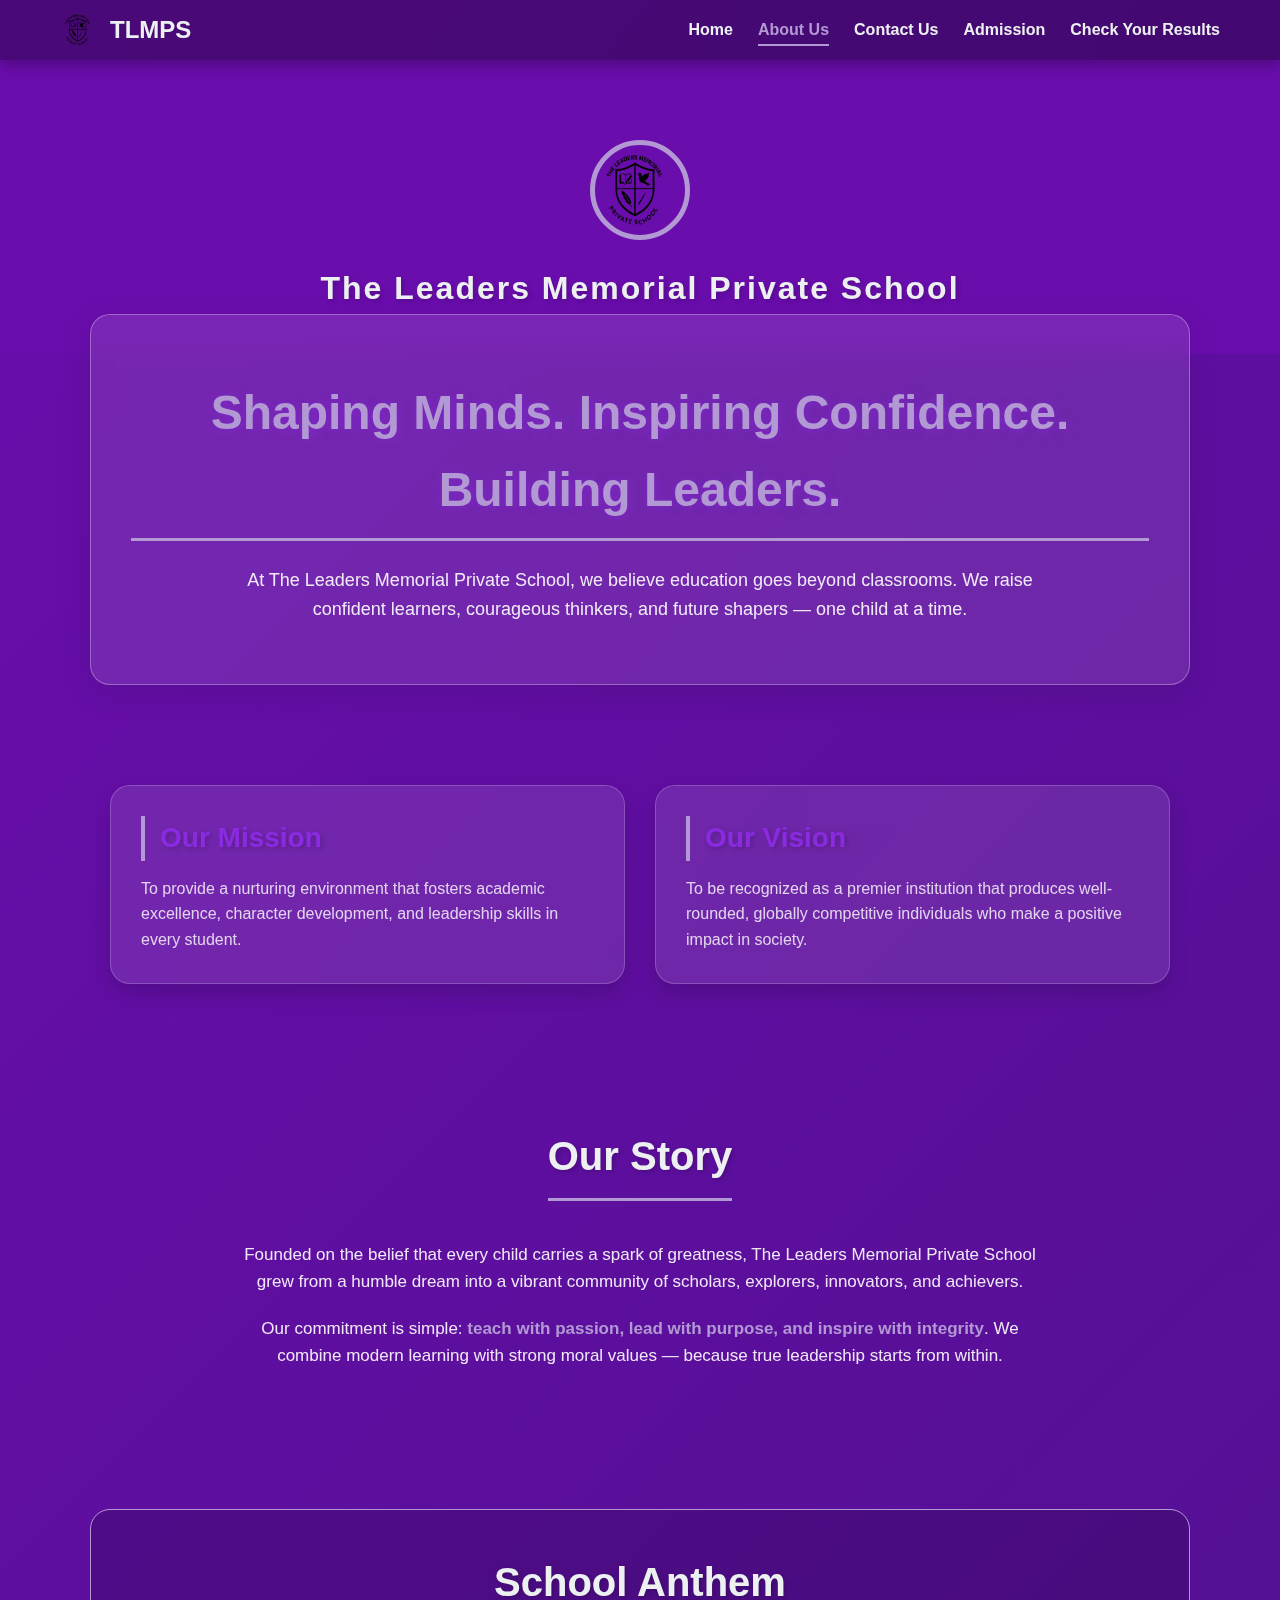
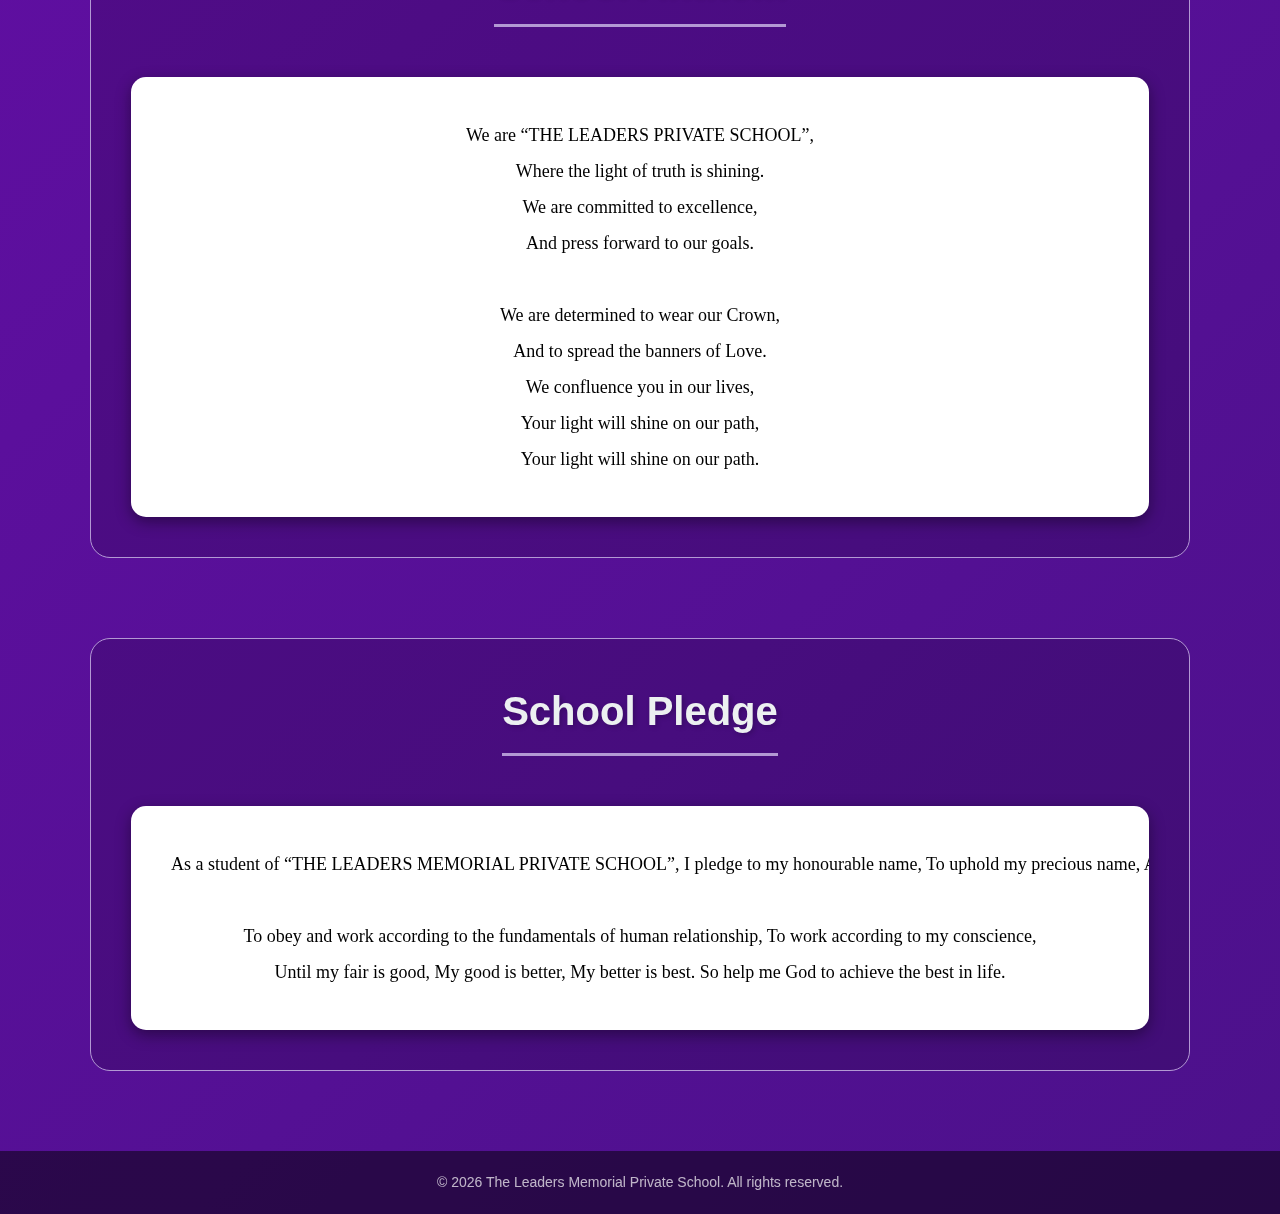
<file: about.html>
<!DOCTYPE html>
<html lang="en">
<head>
    <meta charset="UTF-8">
    <meta name="viewport" content="width=device-width, initial-scale=1.0">
    <title>About Us – The Leaders Memorial Private School</title>
    <link rel="icon" type="image/x-icon" href="img/favicon/favicon.ico">
    <link rel="apple-touch-icon" href="img/favicon/apple-touch-icon.png">
    <link rel="icon" type="image/png" sizes="32x32" href="img/favicon/favicon-32x32.png">
    <link rel="icon" type="image/png" sizes="16x16" href="img/favicon/favicon-16x16.png">
    <link rel="manifest" href="img/favicon/site.webmanifest">
    <link rel="stylesheet" href="about.css">
</head>
<body>

<header class="main-header">
    <div class="nav-container">
        <a href="index.html" class="logo-box">
            <img src="tlmps_llogo.png" alt="School Logo">
            <span class="logo-text">TLMPS</span>
        </a>

        <nav class="navbar">
            <ul class="nav-links">
                <li><a href="index.html">Home</a></li>
                <li><a class="active" href="about.html">About Us</a></li>
                <li><a href="contact.html">Contact Us</a></li>
                <li><a href="admission.html">Admission</a></li>
                <li><a href="login.html" class="login-btn">Check Your Results</a></li>
            </ul>
        </nav>

        <div class="hamburger" onclick="toggleMenu()">
            ☰
        </div>
    </div>
</header>

<!-- ========================= -->
<!--     ABOUT US CONTENT      -->
<!-- ========================= -->

<header class="header">
    <img src="tlmps_llogo.png" alt="School Logo" class="school-logo">
    <h1 class="school-name">The Leaders Memorial Private School</h1>
</header>

<section class="intro">
    <h2 class="headline">Shaping Minds. Inspiring Confidence. Building Leaders.</h2>
    <p class="intro-text">
        At The Leaders Memorial Private School, we believe education goes beyond classrooms.  
        We raise confident learners, courageous thinkers, and future shapers — one child at a time.
    </p>
</section>

<section class="mission-vision">
    <div class="card">
        <h3>Our Mission</h3>
        <p>
            To provide a nurturing environment that fosters academic excellence,  
            character development, and leadership skills in every student.
        </p>
    </div>
    <div class="card">
        <h3>Our Vision</h3>
        <p>
            To be recognized as a premier institution that produces well-rounded,  
            globally competitive individuals who make a positive impact in society.
        </p>
    </div>
</section>

<section class="story">
    <h2>Our Story</h2>
    <p>
        Founded on the belief that every child carries a spark of greatness,  
        The Leaders Memorial Private School grew from a humble dream into a vibrant community of  
        scholars, explorers, innovators, and achievers.
    </p>
    <p>
        Our commitment is simple: <strong>teach with passion, lead with purpose, and inspire with integrity</strong>.  
        We combine modern learning with strong moral values — because true leadership starts from within.
    </p>
</section>

<section class="anthem">
    <h2>School Anthem</h2>
    <div class="anthem-box">
        <p>We are “THE LEADERS PRIVATE SCHOOL”,<br>
           Where the light of truth is shining.<br>
           We are committed to excellence,<br>
           And press forward to our goals.<br><br>
           We are determined to wear our Crown,<br>
           And to spread the banners of Love.<br>
           We confluence you in our lives,<br>
           Your light will shine on our path,<br>
           Your light will shine on our path.</p>
    </div>
</section>

<section class="pledge">
    <h2>School Pledge</h2>
    <div class="pledge-box">
        <p>
            As a student of “THE LEADERS MEMORIAL PRIVATE SCHOOL”,  
            I pledge to my honourable name,  
            To uphold my precious name,  
            And the good image of my family.<br><br>
            To obey and work according to the fundamentals of human relationship,  
            To work according to my conscience,<br>
            Until my fair is good,  
            My good is better,  
            My better is best.  
            So help me God to achieve the best in life.
        </p>
    </div>
</section>

<footer class="main-footer">
    <p>&copy; 2026 The Leaders Memorial Private School. All rights reserved.</p>
</footer>
<!-- Mobile Menu Script -->
<script>
function toggleMenu() {
    document.querySelector(".nav-links").classList.toggle("show");
}
</script>

</body>
</html>
</file>
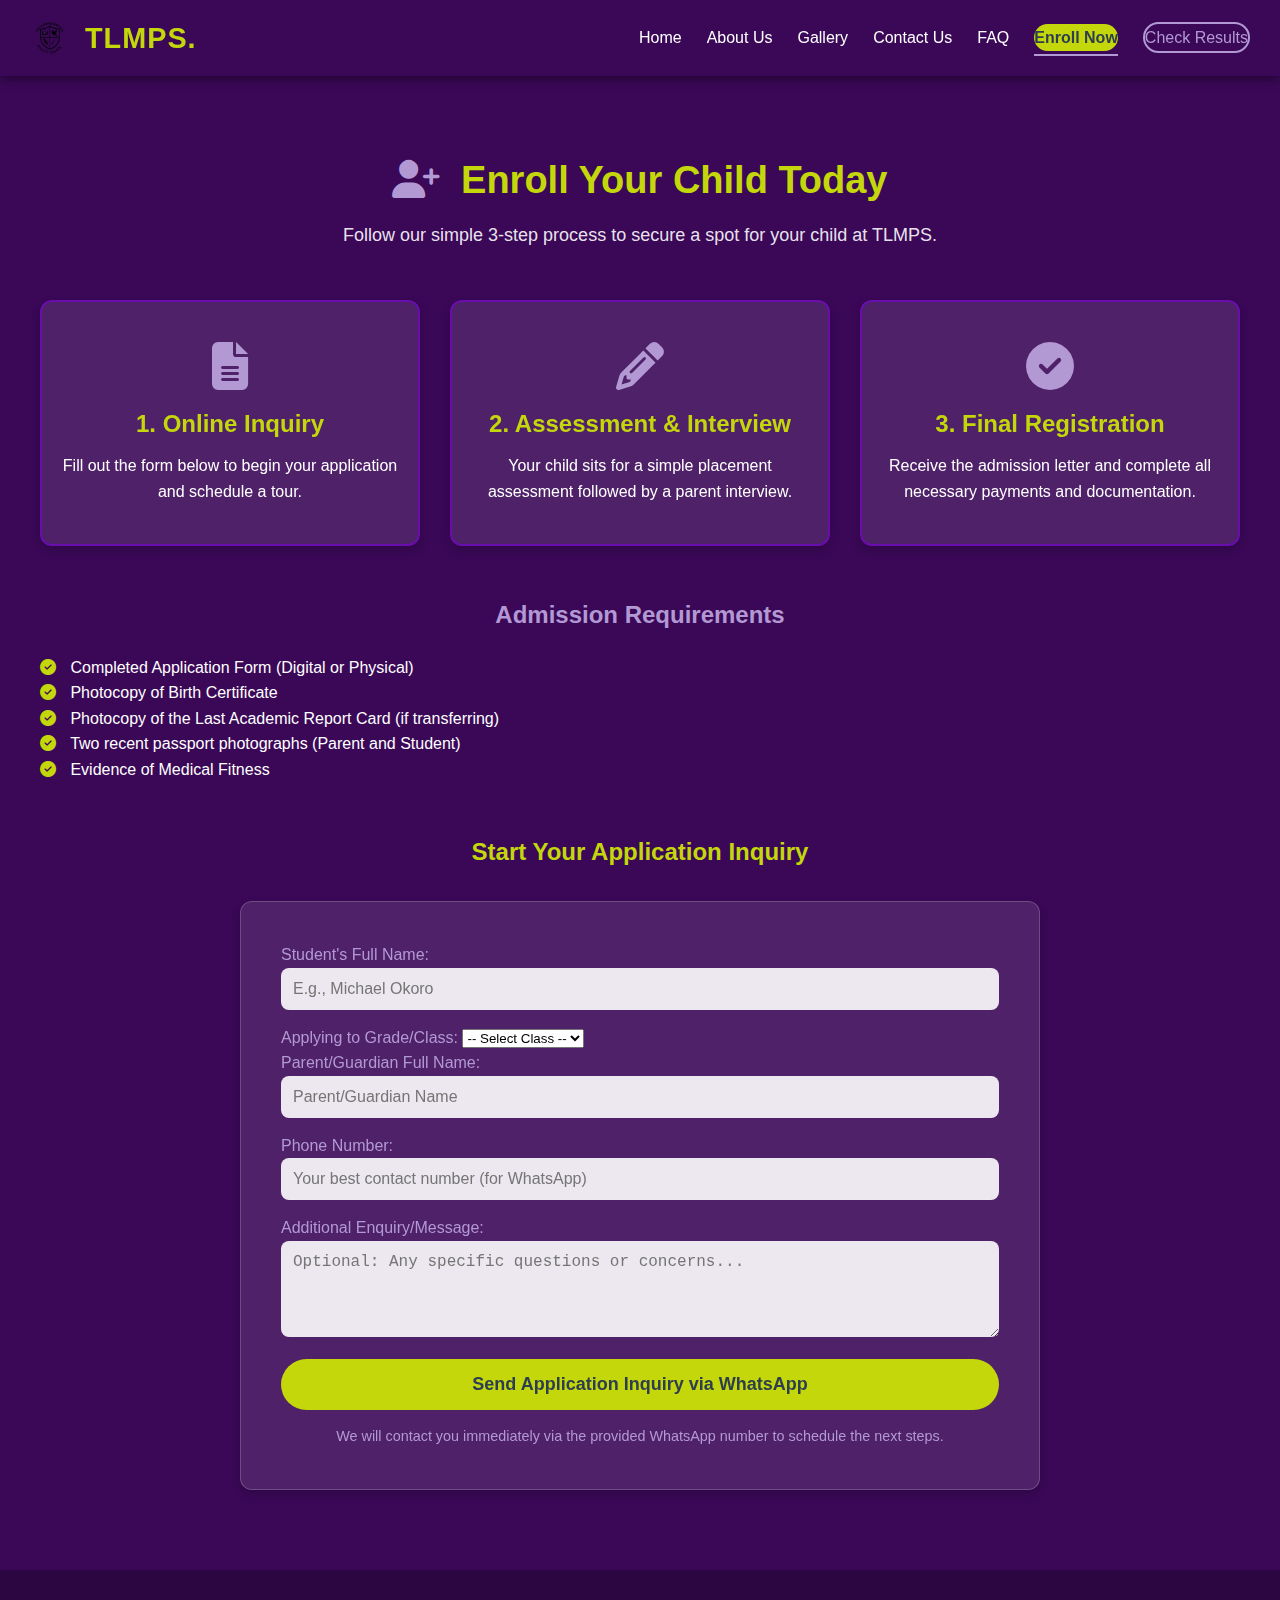
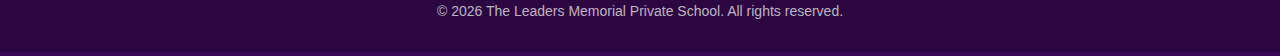
<file: admission.html>
<!DOCTYPE html>
<html lang="en">
<head>
    <meta charset="UTF-8">
    <meta name="viewport" content="width=device-width, initial-scale=1.0">
    <title>Admission - TLMPS</title>
    <link rel="icon" type="image/x-icon" href="img/favicon/favicon.ico">
    <link rel="apple-touch-icon" href="img/favicon/apple-touch-icon.png">
    <link rel="icon" type="image/png" sizes="32x32" href="img/favicon/favicon-32x32.png">
    <link rel="icon" type="image/png" sizes="16x16" href="img/favicon/favicon-16x16.png">
    <link rel="manifest" href="img/favicon/site.webmanifest">
    <link rel="stylesheet" href="style.css">
    <link rel="stylesheet" href="https://cdnjs.cloudflare.com/ajax/libs/font-awesome/6.4.0/css/all.min.css">
</head>
<body>
    
    <header class="main-header">
        <nav class="header-nav">
            <a href="index.html#home" class="logo">
                <img src="tlmps_llogo.png" alt="TLMPS Logo">
                <span>TLMPS.</span>
            </a>
            <div class="hamburger" onclick="toggleMenu()">☰</div>
            <ul class="nav-links">
                <li class="mobile-menu-header">
                    <span class="mobile-logo-text">TLMPS.</span>
                    <span class="close-menu" onclick="toggleMenu()">&times;</span>
                </li>
                <li><a href="index.html">Home</a></li>
                <li><a href="about.html">About Us</a></li>
                <li><a href="pictures.html">Gallery</a></li>
                <li><a href="contact.html">Contact Us</a></li>
                <li><a href="faq.html">FAQ</a></li>
                <li><a href="admission.html" class="active cta-button">Enroll Now</a></li>
                <li><a href="https://reporter-1aey.onrender.com/" class="login-btn">Check Results</a></li>
            </ul>
        </nav>
    </header>
    <main>
        <section id="admission-main" class="content-section admission-section" style="padding-top: 150px;">
            <div class="section-container">
                <div class="section-header">
                    <h1 class="section-title"><i class="fas fa-user-plus"></i> Enroll Your Child Today</h1>
                    <p class="section-description snippet-text">Follow our simple 3-step process to secure a spot for your child at TLMPS.</p>
                </div>

                <div class="steps-grid">
                    <div class="step-card glass-effect">
                        <i class="fas fa-file-alt step-icon"></i>
                        <h3 class="step-title">1. Online Inquiry</h3>
                        <p class="step-description">Fill out the form below to begin your application and schedule a tour.</p>
                    </div>
                    <div class="step-card glass-effect">
                        <i class="fas fa-pencil-alt step-icon"></i>
                        <h3 class="step-title">2. Assessment & Interview</h3>
                        <p class="step-description">Your child sits for a simple placement assessment followed by a parent interview.</p>
                    </div>
                    <div class="step-card glass-effect">
                        <i class="fas fa-check-circle step-icon"></i>
                        <h3 class="step-title">3. Final Registration</h3>
                        <p class="step-description">Receive the admission letter and complete all necessary payments and documentation.</p>
                    </div>
                </div>

                <div class="admission-requirements" style="margin-top: 50px;">
                    <h2 style="color: var(--secondary-lilac); text-align: center; margin-bottom: 20px;">Admission Requirements</h2>
                    <ul class="requirements-list">
                        <li><i class="fas fa-check-circle" style="color: var(--accent-green); margin-right: 10px;"></i> Completed Application Form (Digital or Physical)</li>
                        <li><i class="fas fa-check-circle" style="color: var(--accent-green); margin-right: 10px;"></i> Photocopy of Birth Certificate</li>
                        <li><i class="fas fa-check-circle" style="color: var(--accent-green); margin-right: 10px;"></i> Photocopy of the Last Academic Report Card (if transferring)</li>
                        <li><i class="fas fa-check-circle" style="color: var(--accent-green); margin-right: 10px;"></i> Two recent passport photographs (Parent and Student)</li>
                        <li><i class="fas fa-check-circle" style="color: var(--accent-green); margin-right: 10px;"></i> Evidence of Medical Fitness</li>
                    </ul>
                </div>

                <h2 style="text-align: center; color: var(--accent-green); margin: 50px 0 30px;">Start Your Application Inquiry</h2>
                
                <div class="contact-form-container glass-effect" style="max-width: 800px;">
                    <form id="admissionForm" class="contact-form">
                        
                        <label for="studentName" style="color: var(--secondary-lilac);">Student's Full Name:</label>
                        <input type="text" id="studentName" placeholder="E.g., Michael Okoro" required>

                        <label for="grade" style="color: var(--secondary-lilac);">Applying to Grade/Class:</label>
                        <select id="grade" required>
                            <option value="">-- Select Class --</option>
                            <option value="Pre-Nursery">Pre-Nursery</option>
                            <option value="Nursery 1">Nursery 1</option>
                            <option value="Nursery 2">Nursery 2</option>
                            <option value="Primary 1">Primary 1</option>
                            <option value="Primary 2">Primary 2</option>
                            <option value="Primary 3">Primary 3</option>
                            <option value="Primary 4">Primary 4</option>
                            <option value="Primary 5">Primary 5</option>
                            <option value="JSS 1">JSS 1</option>
                            <option value="JSS 2">JSS 2</option>
                            <option value="JSS 3">JSS 3</option>
                            <option value="SSS 1">SSS 1</option>
                            <option value="SSS 2">SSS 2</option>
                        </select> <br>
                        
                        <label for="parentName" style="color: var(--secondary-lilac);">Parent/Guardian Full Name:</label>
                        <input type="text" id="parentName" placeholder="Parent/Guardian Name" required>

                        <label for="phone" style="color: var(--secondary-lilac);">Phone Number:</label>
                        <input type="tel" id="phone" placeholder="Your best contact number (for WhatsApp)" required>
                        
                        <label for="enquiry" style="color: var(--secondary-lilac);">Additional Enquiry/Message:</label>
                        <textarea rows="4" id="enquiry" placeholder="Optional: Any specific questions or concerns..."></textarea>
                        
                        <button type="submit" class="submit-button">Send Application Inquiry via WhatsApp</button>
                    </form>
                    <p style="text-align: center; margin-top: 15px; color: var(--secondary-lilac); font-size: 0.9em;">
                        We will contact you immediately via the provided WhatsApp number to schedule the next steps.
                    </p>
                </div>
            </div>
        </section>
    </main>

    <footer class="footer">
        <div class="footer-content">
            <p>&copy; <span id="current-year">2026</span> The Leaders Memorial Private School. All rights reserved.</p>
        </div>
    </footer>
    <script>
        function toggleMenu() {
            document.querySelector(".nav-links").classList.toggle("show");
        }
    </script>
    <script src="main.js"></script>
    <script>
        document.getElementById('admissionForm').addEventListener('submit', function(event) {
            event.preventDefault(); // Stop the form from submitting normally

            const studentName = document.getElementById('studentName').value;
            const grade = document.getElementById('grade').value;
            const parentName = document.getElementById('parentName').value;
            const phone = document.getElementById('phone').value;
            const enquiry = document.getElementById('enquiry').value || 'No additional message.';

            const officeNumber = '2348034417992'; // Using the Admissions number: +234 803 441 7992

            let fullMessage = `Hello TLMPS Admissions Team,\n\n`;
            fullMessage += `*New Application Inquiry Submitted*\n`;
            fullMessage += `----------------------------------\n`;
            fullMessage += `Student Name: ${studentName}\n`;
            fullMessage += `Applying For: ${grade}\n`;
            fullMessage += `Parent Name: ${parentName}\n`;
            fullMessage += `Contact Phone: ${phone}\n`;
            fullMessage += `Enquiry: ${enquiry}\n`;
            fullMessage += `\n*Please assist me with the next steps.*`;
            
            const encodedMessage = encodeURIComponent(fullMessage);
            const whatsappUrl = `https://wa.me/${officeNumber}?text=${encodedMessage}`;

            window.open(whatsappUrl, '_blank'); // Open WhatsApp link in a new tab

            // Optional: Provide visual feedback after redirecting
            alert('Your inquiry has been sent! We will contact you via WhatsApp shortly.');
        });
    </script>
</body>
</html>
</file>
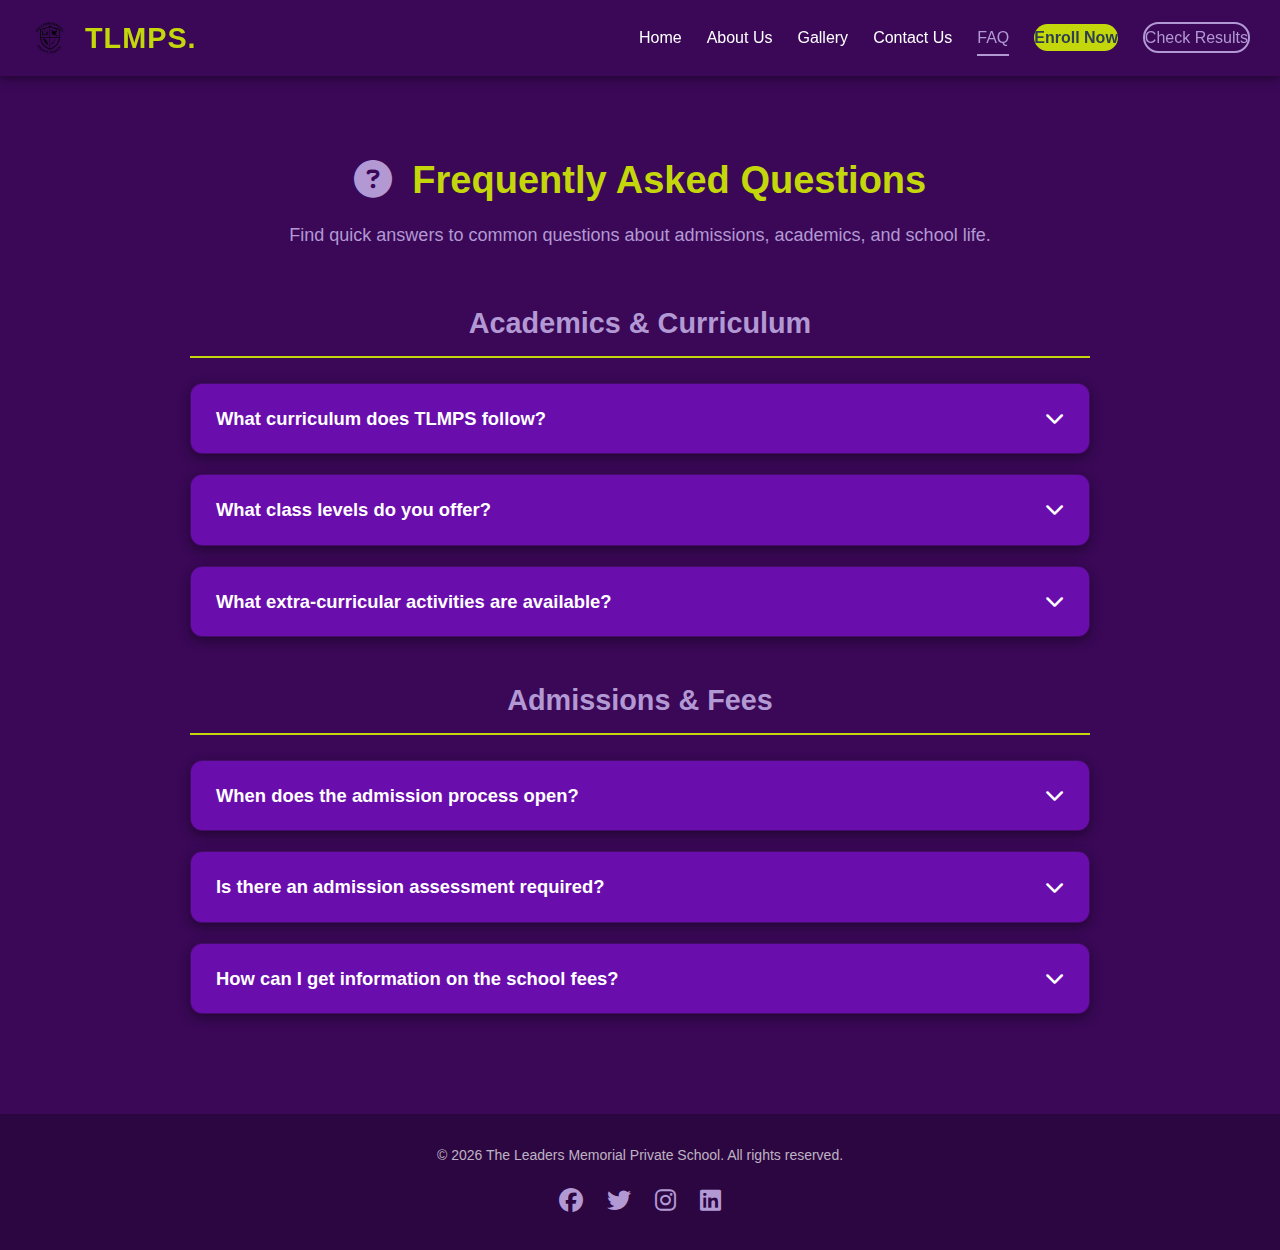
<file: faq.html>
<!DOCTYPE html>
<html lang="en">
<head>
    <meta charset="UTF-8">
    <meta name="viewport" content="width=device-width, initial-scale=1.0">
    <title>FAQ - The Leaders Memorial Private School</title>
    <link rel="icon" type="image/x-icon" href="img/favicon/favicon.ico">
    <link rel="apple-touch-icon" href="img/favicon/apple-touch-icon.png">
    <link rel="icon" type="image/png" sizes="32x32" href="img/favicon/favicon-32x32.png">
    <link rel="icon" type="image/png" sizes="16x16" href="img/favicon/favicon-16x16.png">
    <link rel="manifest" href="img/favicon/site.webmanifest">
    <link rel="stylesheet" href="style.css">
    <link rel="stylesheet" href="https://cdnjs.cloudflare.com/ajax/libs/font-awesome/6.4.0/css/all.min.css">

    <style>
        /* Reusing global colors defined in style.css */
        
        .faq-section {
            background-color: var(--background-dark); /* Dark Purple */
            padding: 80px 20px;
            padding-top: 150px; /* Space below fixed header */
        }
        
        .faq-container {
            max-width: 900px;
            margin: 0 auto;
        }

        /* Accordion Styling */
        .accordion-item {
            margin-bottom: 20px;
            border-radius: var(--border-radius);
            overflow: hidden;
            box-shadow: 0 4px 12px rgba(0, 0, 0, 0.4);
            border: 1px solid var(--section-dark);
            background-color: var(--section-dark); /* Slightly lighter purple for item background */
            transition: var(--transition);
        }

        .accordion-item:hover {
            border-color: var(--secondary-lilac);
            transform: translateY(-2px);
        }

        .accordion-header {
            display: flex;
            justify-content: space-between;
            align-items: center;
            padding: 20px 25px;
            background-color: var(--primary-purple); /* Deep Purple header */
            color: var(--text-light);
            cursor: pointer;
            font-weight: 700;
            font-size: 1.15rem;
            transition: background-color 0.3s;
        }

        .accordion-item.active .accordion-header {
            background-color: var(--accent-green); /* Lemon Green when active */
            color: var(--text-dark);
        }

        .accordion-header i {
            font-size: 1.2rem;
            transition: transform 0.3s;
        }

        .accordion-item.active .accordion-header i {
            transform: rotate(180deg); /* Rotate icon when active */
        }

        .accordion-content {
            max-height: 0;
            overflow: hidden;
            transition: max-height 0.3s ease-out;
            background-color: var(--section-dark);
            color: var(--secondary-lilac); /* Lilac answer text */
        }

        .accordion-content p {
            padding: 20px 25px;
            margin: 0;
            line-height: 1.8;
            border-top: 1px solid rgba(255, 255, 255, 0.1);
        }
        
        /* Specific Styles for Question Categories */
        .faq-category {
            margin-top: 40px;
            margin-bottom: 25px;
            text-align: center;
            font-size: 1.8rem;
            color: var(--secondary-lilac);
            font-weight: 700;
            border-bottom: 2px solid var(--accent-green);
            padding-bottom: 10px;
        }
    </style>
</head>
<body>
    
    <header class="main-header">
        <nav class="header-nav">
            <a href="index.html#home" class="logo">
                <img src="tlmps_llogo.png" alt="TLMPS Logo">
                <span>TLMPS.</span>
            </a>
            <div class="hamburger" onclick="toggleMenu()">☰</div>
            <ul class="nav-links">
                <li class="mobile-menu-header">
                    <span class="mobile-logo-text">TLMPS.</span>
                    <span class="close-menu" onclick="toggleMenu()">&times;</span>
                </li>
                <li><a href="index.html">Home</a></li>
                <li><a href="about.html">About Us</a></li>
                <li><a href="pictures.html">Gallery</a></li>
                <li><a href="contact.html">Contact Us</a></li>
                <li><a href="faq.html" class="active">FAQ</a></li>
                <li><a href="admission.html" class="cta-button">Enroll Now</a></li>
                <li><a href="https://reporter-1aey.onrender.com/" class="login-btn">Check Results</a></li>
            </ul>
        </nav>
    </header>
    <main>
        <section id="faq" class="content-section faq-section">
            <div class="section-container faq-container">
                <div class="section-header">
                    <h1 class="section-title"><i class="fas fa-question-circle"></i> Frequently Asked Questions</h1>
                    <p class="section-description snippet-text" style="color: var(--secondary-lilac);">Find quick answers to common questions about admissions, academics, and school life.</p>
                </div>
                
                
                <h2 class="faq-category">Academics & Curriculum</h2>

                <div class="accordion-item">
                    <div class="accordion-header">
                        What curriculum does TLMPS follow?
                        <i class="fas fa-chevron-down"></i>
                    </div>
                    <div class="accordion-content">
                        <p>We follow a robust curriculum that integrates the Nigerian curriculum with elements of the **British curriculum** to ensure our students receive a globally competitive education. Our focus is on leadership and critical thinking.</p>
                    </div>
                </div>

                <div class="accordion-item">
                    <div class="accordion-header">
                        What class levels do you offer?
                        <i class="fas fa-chevron-down"></i>
                    </div>
                    <div class="accordion-content">
                        <p>We offer classes from **Pre-Nursery** through **Senior Secondary School 2 (SSS 2)**, covering the Early Years, Primary, and Secondary stages of education.</p>
                    </div>
                </div>

                <div class="accordion-item">
                    <div class="accordion-header">
                        What extra-curricular activities are available?
                        <i class="fas fa-chevron-down"></i>
                    </div>
                    <div class="accordion-content">
                        <p>We provide a wide range of clubs and activities, including **Coding, Debating, Robotics, Creative Arts, and various sports**. These activities are designed to foster teamwork and holistic development.</p>
                    </div>
                </div>
                
                <h2 class="faq-category">Admissions & Fees</h2>
                
                <div class="accordion-item">
                    <div class="accordion-header">
                        When does the admission process open?
                        <i class="fas fa-chevron-down"></i>
                    </div>
                    <div class="accordion-content">
                        <p>Admission is open year-round, but we encourage parents to apply between **June and August** for the new academic session beginning in September. You can start the process by filling out the inquiry form on our Admission page.</p>
                    </div>
                </div>

                <div class="accordion-item">
                    <div class="accordion-header">
                        Is there an admission assessment required?
                        <i class="fas fa-chevron-down"></i>
                    </div>
                    <div class="accordion-content">
                        <p>Yes, all prospective students are required to sit for a **simple, non-intimidating assessment** to help us determine the appropriate class placement. This is followed by a brief interview with the parents.</p>
                    </div>
                </div>

                <div class="accordion-item">
                    <div class="accordion-header">
                        How can I get information on the school fees?
                        <i class="fas fa-chevron-down"></i>
                    </div>
                    <div class="accordion-content">
                        <p>Detailed school fee schedules are provided after the successful completion of the assessment and interview stage. You can contact the **Admissions Office via WhatsApp** for general fee structure information.</p>
                    </div>
                </div>

            </div>
        </section>
    </main>

    <footer class="footer">
        <div class="footer-content">
            <p>&copy; <span id="current-year">2026</span> The Leaders Memorial Private School. All rights reserved.</p>
            <div class="social-links">
                <a href="#" class="social-icon"><i class="fab fa-facebook"></i></a>
                <a href="#" class="social-icon"><i class="fab fa-twitter"></i></a>
                <a href="#" class="social-icon"><i class="fab fa-instagram"></i></a>
                <a href="#" class="social-icon"><i class="fab fa-linkedin"></i></a>
            </div>
        </div>
    </footer>
    <script src="main.js"></script>
    <script>
        function toggleMenu() {
            document.querySelector(".nav-links").classList.toggle("show");
        }

        // 💡 JAVASCRIPT FOR ACCORDION DROPDOWN 💡
        document.addEventListener('DOMContentLoaded', function() {
            const accordionItems = document.querySelectorAll('.accordion-item');

            accordionItems.forEach(item => {
                const header = item.querySelector('.accordion-header');
                const content = item.querySelector('.accordion-content');

                header.addEventListener('click', () => {
                    // Close all other active items
                    accordionItems.forEach(otherItem => {
                        if (otherItem !== item && otherItem.classList.contains('active')) {
                            otherItem.classList.remove('active');
                            otherItem.querySelector('.accordion-content').style.maxHeight = null;
                        }
                    });

                    // Toggle the clicked item
                    item.classList.toggle('active');

                    if (item.classList.contains('active')) {
                        // Open content
                        content.style.maxHeight = content.scrollHeight + "px";
                    } else {
                        // Close content
                        content.style.maxHeight = null;
                    }
                });
            });
        });
    </script>
</body>
</html>
</file>
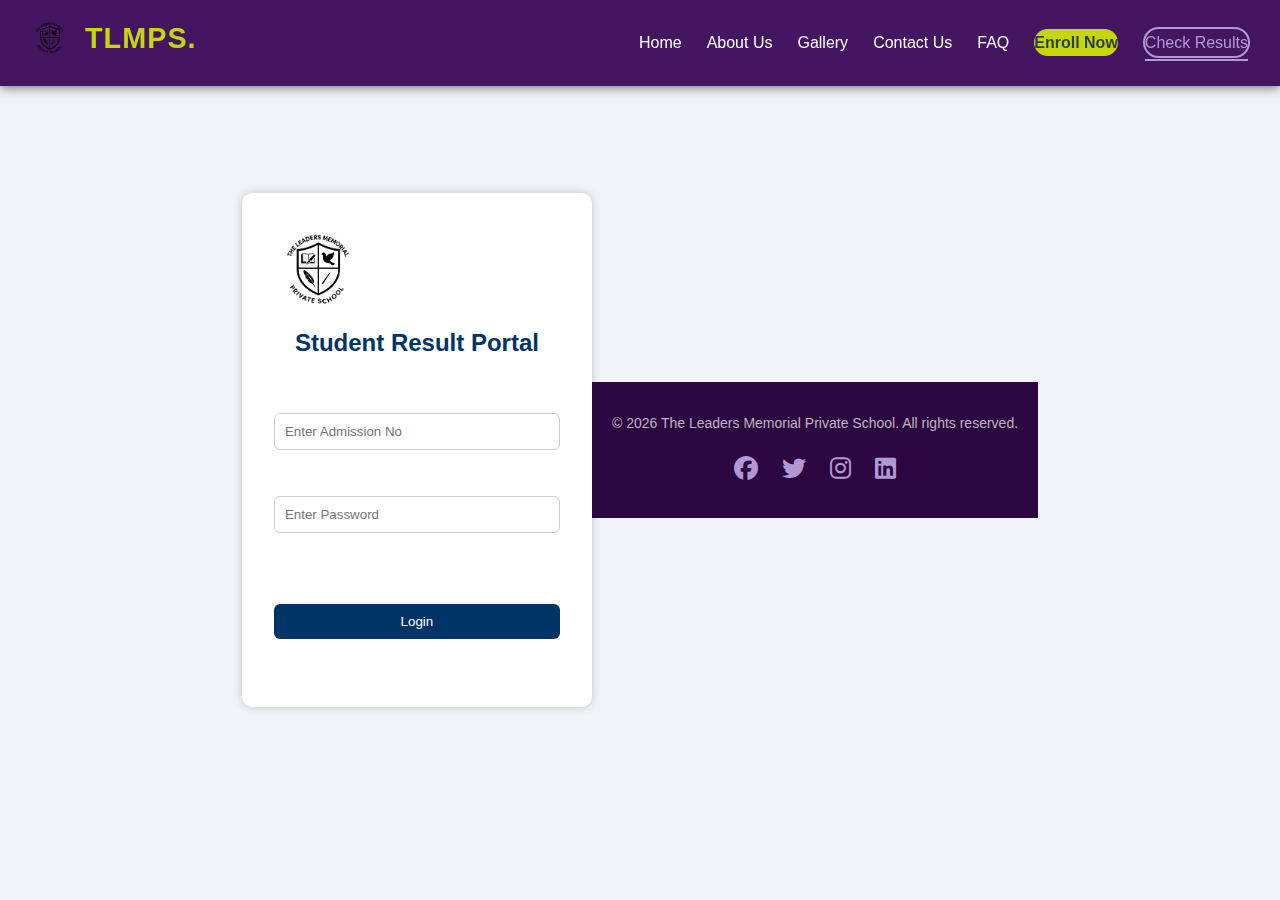
<file: login.html>
<!DOCTYPE html>
<html lang="en">
<head>
    <meta charset="UTF-8">
    <meta name="viewport" content="width=device-width, initial-scale=1.0">
    <title>Student Login | The Leaders Memorial Private School</title>
    <link rel="icon" type="image/x-icon" href="img/favicon/favicon.ico">
    <link rel="apple-touch-icon" href="img/favicon/apple-touch-icon.png">
    <link rel="icon" type="image/png" sizes="32x32" href="img/favicon/favicon-32x32.png">
    <link rel="icon" type="image/png" sizes="16x16" href="img/favicon/favicon-16x16.png">
    <link rel="manifest" href="img/favicon/site.webmanifest">
    
    <link rel="stylesheet" href="style.css"> 
    <link rel="stylesheet" href="login.css">
    
    <link rel="stylesheet" href="https://cdnjs.cloudflare.com/ajax/libs/font-awesome/6.4.0/css/all.min.css">
</head>
<body>
    
    <header class="main-header">
        <nav class="header-nav">
            <a href="index.html#home" class="logo">
                <img src="tlmps_llogo.png" alt="TLMPS Logo">
                <span>TLMPS.</span>
            </a>
            <ul class="nav-links">
                <li><a href="index.html#home">Home</a></li>
                <li><a href="about.html">About Us</a></li>
                <li><a href="pictures.html">Gallery</a></li>
                <li><a href="contact.html">Contact Us</a></li>
                <li><a href="faq.html">FAQ</a></li>
                <li><a href="admission.html" class="cta-button">Enroll Now</a></li>
                <li><a href="login.html" class="login-btn active">Check Results</a></li> 
            </ul>
        </nav>
        <div class="hamburger" onclick="toggleMenu()">☰</div>
    </header>
    
    <main class="login-page-wrapper">
        
        <div class="login-container">
            <img src="tlmps_llogo.png" alt="School Logo" class="logo">
            <h2>Student Result Portal</h2>
        
            <form id="loginForm" autocomplete="off">
                <label for="admission">Admission Number</label>
                <input type="text" id="admission" name="admission" autocomplete="off" placeholder="Enter Admission No" required>
        
                <label for="password">Password</label>
                <input type="password" id="password" name="password" autocomplete="new-password" placeholder="Enter Password" required>

                <span class="forgot-password"> <a href="/bece/bece_login.html">Please Click Me, to check your (B.E.C.E) Results only</a></span>
        
                <button type="submit">Login</button>

                <div class="forgot-password">
                    <a href="forgot-password.html">Forgot Password?</a>
                </div>
            </form>
        
            <p id="errorMsg" class="error"></p>
        </div>
        
    </main>

    <footer class="footer">
        <div class="footer-content">
            <p>&copy; 2026 The Leaders Memorial Private School. All rights reserved.</p>
            <div class="social-links">
                <a href="#" class="social-icon"><i class="fab fa-facebook"></i></a>
                <a href="#" class="social-icon"><i class="fab fa-twitter"></i></a>
                <a href="#" class="social-icon"><i class="fab fa-instagram"></i></a>
                <a href="#" class="social-icon"><i class="fab fa-linkedin"></i></a>
            </div>
        </div>
    </footer>
    <script src="main.js"></script>
    <script src="login.js"></script>
    <script>
        function toggleMenu() {
            document.querySelector(".nav-links").classList.toggle("show");
        }
    </script>
</body>
</html>
</file>
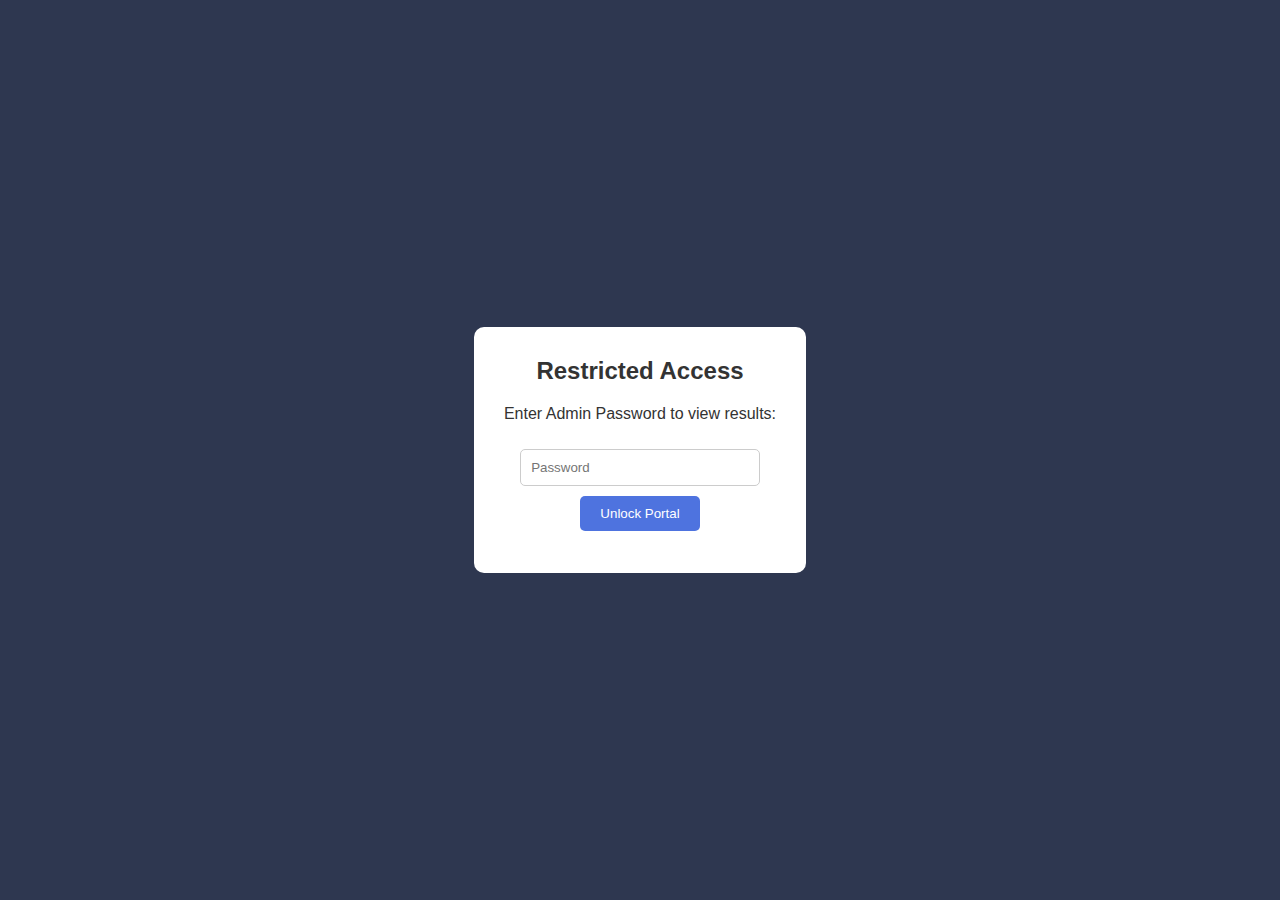
<file: admin/admin.html>
<!DOCTYPE html>
<html lang="en">
<head>
    <meta charset="UTF-8">
    <meta name="viewport" content="width=device-width, initial-scale=1.0">
    <title>Admin Report Portal</title>
    <link rel="icon" type="image/x-icon" href="img/favicon/favicon.ico">
    <link rel="apple-touch-icon" href="img/favicon/apple-touch-icon.png">
    <link rel="icon" type="image/png" sizes="32x32" href="img/favicon/favicon-32x32.png">
    <link rel="icon" type="image/png" sizes="16x16" href="img/favicon/favicon-16x16.png">
    <link rel="manifest" href="img/favicon/site.webmanifest">
    <link rel="stylesheet" href="admin.css">
    <style>
        /* Simple Login Styling */
        #loginOverlay {
            position: fixed; top: 0; left: 0; width: 100%; height: 100%;
            background: #2e3750; display: flex; align-items: center; justify-content: center;
            z-index: 1000; color: white; flex-direction: column;
        }
        .login-box { background: white; padding: 30px; border-radius: 10px; color: #333; text-align: center; }
        .login-box input { padding: 10px; width: 80%; margin: 10px 0; border: 1px solid #ccc; border-radius: 5px; }
        .login-box button { background: #4e73df; color: white; border: none; padding: 10px 20px; border-radius: 5px; cursor: pointer; }
        
        /* Dashboard starts hidden */
        #adminDashboard { display: none; }
    </style>
</head>
<body>

    <div id="loginOverlay">
        <div class="login-box">
            <h2 style="margin-top:0">Restricted Access</h2>
            <p>Enter Admin Password to view results:</p>
            <input type="password" id="adminPass" placeholder="Password"> <br>
            <button onclick="checkPassword()">Unlock Portal</button>
            <p id="loginError" style="color: red; font-size: 0.8em; margin-top: 10px;"></p>
        </div>
    </div>

    <div id="adminDashboard">
        <div class="controls">
            <h2>Admin Report Checker</h2>
            <select id="classSelect" onchange="loadClassData()">
                <option value="jss1.json">JSS 1</option>
                <option value="jss2.json">JSS 2</option>
                <option value="jss3.json">JSS 3</option>
            </select>
            <input type="text" id="searchInput" placeholder="Search by any name..." onkeyup="filterStudents()"> <br>
            <span> 
               <ol>
                <li> <a href="elite_list.html">Elite list 🏆</a></li>
                <li> <a href="elite.html">Real Elite list 🏆</a></li>
                <li><a href="#">Do you have a question?</a></li>
               </ol> 
            </span>
        </div>

        <div id="studentContainer" class="grid"></div>
    </div>

    <script src="app.js"></script>
    <script>
        // Password Logic
        function checkPassword() {
            const pass = document.getElementById('adminPass').value;
            if (pass === "admin123") {
                document.getElementById('loginOverlay').style.display = 'none';
                document.getElementById('adminDashboard').style.display = 'block';
                // Trigger initial load once unlocked
                if (typeof loadClassData === "function") loadClassData();
            } else {
                document.getElementById('loginError').innerText = "Incorrect Password! Try again.";
            }
        }

        // Allow pressing "Enter" key to login
        document.getElementById("adminPass").addEventListener("keypress", function(event) {
            if (event.key === "Enter") {
                checkPassword();
            }
        });
    </script>
</body>
</html>
</file>
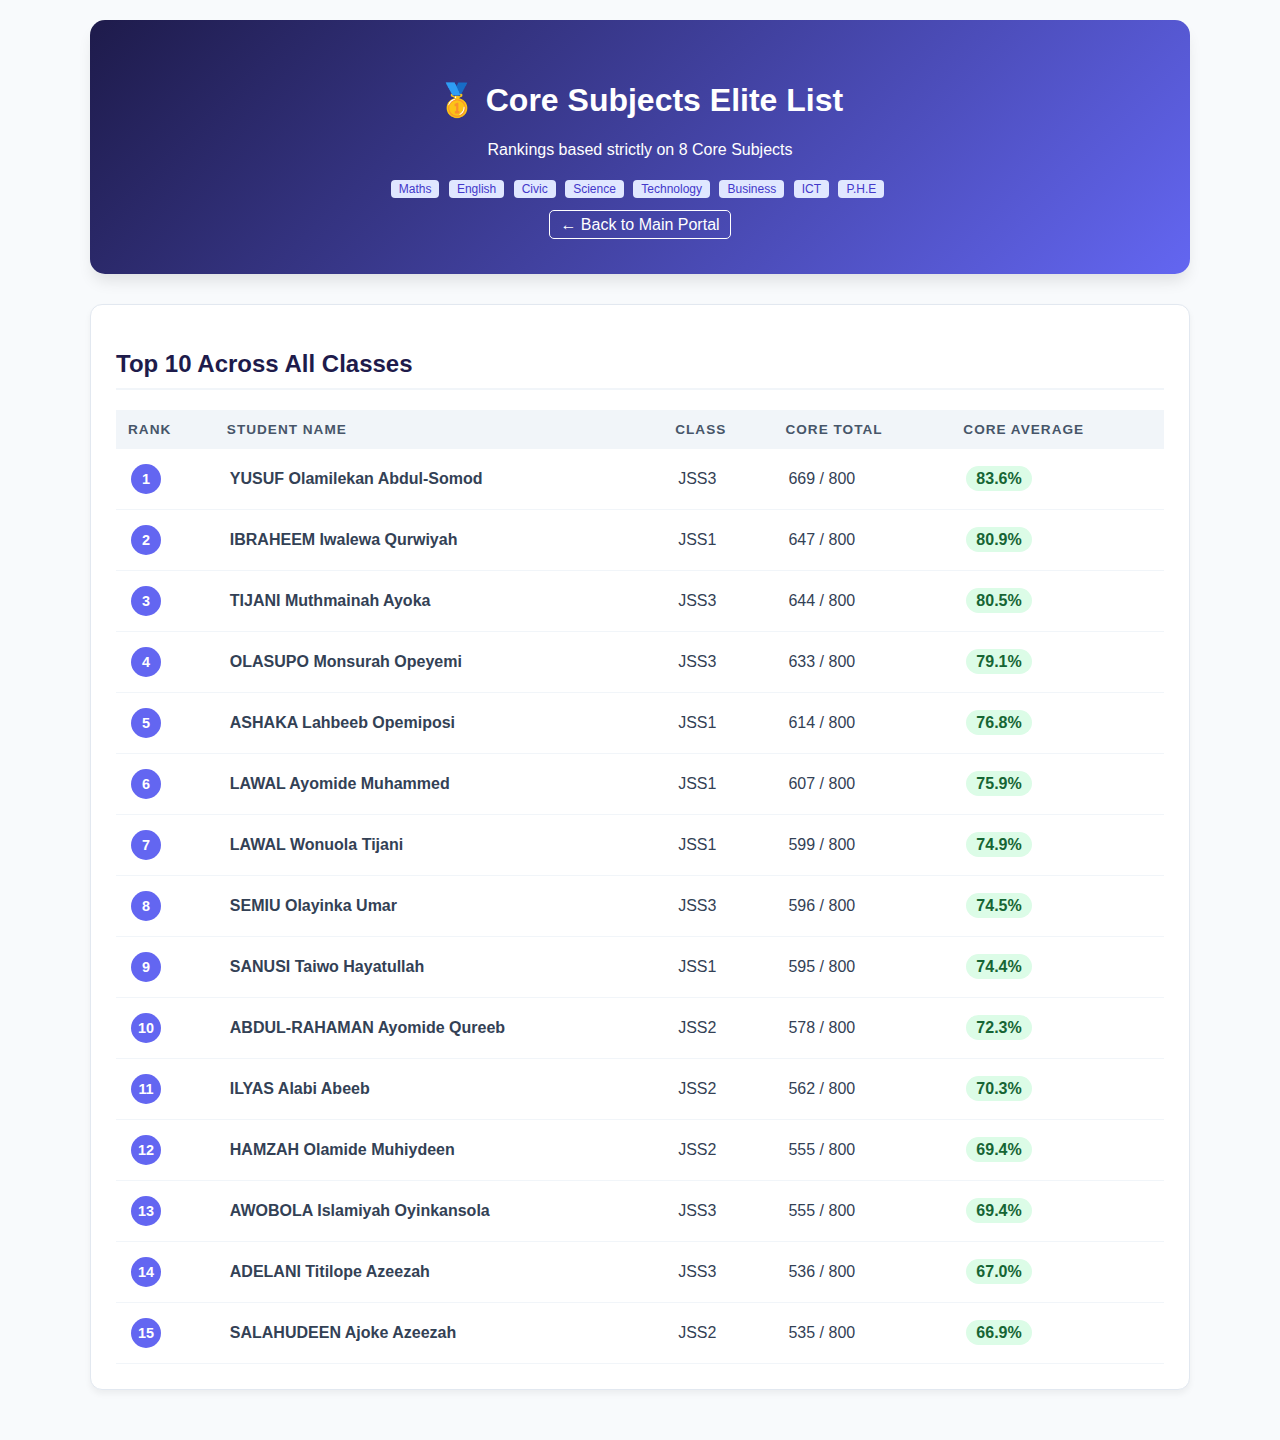
<file: admin/elite.html>
<!DOCTYPE html>
<html lang="en">
<head>
    <meta charset="UTF-8">
    <title>Core Subject Elites</title>
    <link rel="icon" type="image/x-icon" href="img/favicon/favicon.ico">
    <link rel="apple-touch-icon" href="img/favicon/apple-touch-icon.png">
    <link rel="icon" type="image/png" sizes="32x32" href="img/favicon/favicon-32x32.png">
    <link rel="icon" type="image/png" sizes="16x16" href="img/favicon/favicon-16x16.png">
    <link rel="manifest" href="img/favicon/site.webmanifest">
    <style>
        :root { --primary: #6366f1; --accent: #8b5cf6; --dark: #1e1b4b; }
        body { font-family: 'Segoe UI', Tahoma, Geneva, Verdana, sans-serif; background: #f8fafc; margin: 0; padding: 20px; color: #334155; }
        .container { max-width: 1100px; margin: 0 auto; }
        .header { background: linear-gradient(135deg, var(--dark), var(--primary)); color: white; padding: 40px; text-align: center; border-radius: 15px; margin-bottom: 30px; box-shadow: 0 10px 15px -3px rgba(0,0,0,0.1); }
        .card { background: white; padding: 25px; border-radius: 12px; box-shadow: 0 4px 6px rgba(0,0,0,0.05); margin-bottom: 30px; border: 1px solid #e2e8f0; }
        h2 { color: var(--dark); border-bottom: 2px solid #f1f5f9; padding-bottom: 10px; }
        
        table { width: 100%; border-collapse: collapse; margin-top: 15px; }
        th { background: #f1f5f9; color: #475569; padding: 12px; text-align: left; font-size: 0.85em; text-transform: uppercase; letter-spacing: 1px; }
        td { padding: 15px; border-bottom: 1px solid #f1f5f9; }
        tr:hover { background-color: #fcfcfd; }
        
        .rank-circle { width: 30px; height: 30px; background: var(--primary); color: white; display: flex; align-items: center; justify-content: center; border-radius: 50%; font-weight: bold; font-size: 0.9em; }
        .avg-badge { background: #dcfce7; color: #166534; padding: 4px 10px; border-radius: 20px; font-weight: bold; }
        .subject-tag { display: inline-block; background: #e0e7ff; color: #4338ca; font-size: 0.75em; padding: 2px 8px; border-radius: 4px; margin-right: 5px; margin-top: 5px; }
    </style>
</head>
<body onload="loadCoreData()">

<div class="container">
    <div class="header">
        <h1>🥇 Core Subjects Elite List</h1>
        <p>Rankings based strictly on 8 Core Subjects</p>
        <div style="margin-top:15px;">
            <span class="subject-tag">Maths</span>
            <span class="subject-tag">English</span>
            <span class="subject-tag">Civic</span>
            <span class="subject-tag">Science</span>
            <span class="subject-tag">Technology</span>
            <span class="subject-tag">Business</span>
            <span class="subject-tag">ICT</span>
            <span class="subject-tag">P.H.E</span>
        </div> <br>

        <a href="admin.html" style="color: white; text-decoration: none; border: 1px solid white; padding: 5px 10px; border-radius: 5px;">← Back to Main Portal</a>
    </div>

    <div class="card">
        <h2>Top 10 Across All Classes</h2>
        <div id="eliteList">Calculating rankings...</div>
    </div>
</div>

<script>
    // These are the keywords to look for in your JSON keys
    const coreSubjects = [
        "Mathematics",
        "English Studies",
        "Civic Education",
        "Basic Science",
        "Basic Technology",
        "Business Studies",
        "INFO AND COMMUNICATION TECHNOLOGY",
        "Physical and Health Education"
    ];

    async function loadCoreData() {
        const files = ['jss1.json', 'jss2.json', 'jss3.json'];
        let allStudents = [];

        for (let f of files) {
            try {
                const res = await fetch(f);
                if (!res.ok) continue;
                const data = await res.json();
                
                data.filter(s => !s.Name.toUpperCase().includes("TEST")).forEach(student => {
                    let coreTotal = 0;
                    let coreCount = 0;

                    // Only look for the 8 core subjects
                    coreSubjects.forEach(subjectName => {
                        const caKey = `${subjectName} (CA 40)`;
                        const examKey = `${subjectName} (Exam 60)`;

                        if (student[caKey] !== undefined || student[examKey] !== undefined) {
                            const ca = student[caKey] || 0;
                            const exam = student[examKey] || 0;
                            coreTotal += (ca + exam);
                            coreCount++;
                        }
                    });

                    // Only add student if they have at least some core subjects recorded
                    if (coreCount > 0) {
                        student.coreAvg = coreTotal / coreCount;
                        student.coreTotal = coreTotal;
                        allStudents.push(student);
                    }
                });
            } catch(e) { console.error("Error loading " + f, e); }
        }

        // Sort by Core Average
        allStudents.sort((a, b) => b.coreAvg - a.coreAvg);

        renderTable(allStudents.slice(0, 15)); // Show top 15
    }

    function renderTable(students) {
        const html = `
            <table>
                <thead>
                    <tr>
                        <th>Rank</th>
                        <th>Student Name</th>
                        <th>Class</th>
                        <th>Core Total</th>
                        <th>Core Average</th>
                    </tr>
                </thead>
                <tbody>
                    ${students.map((s, i) => `
                        <tr>
                            <td><div class="rank-circle">${i+1}</div></td>
                            <td><strong>${s.Name}</strong></td>
                            <td>${s.Class}</td>
                            <td>${s.coreTotal} / 800</td>
                            <td><span class="avg-badge">${s.coreAvg.toFixed(1)}%</span></td>
                        </tr>
                    `).join('')}
                </tbody>
            </table>
        `;
        document.getElementById('eliteList').innerHTML = html;
    }
</script>
</body>
</html>
</file>
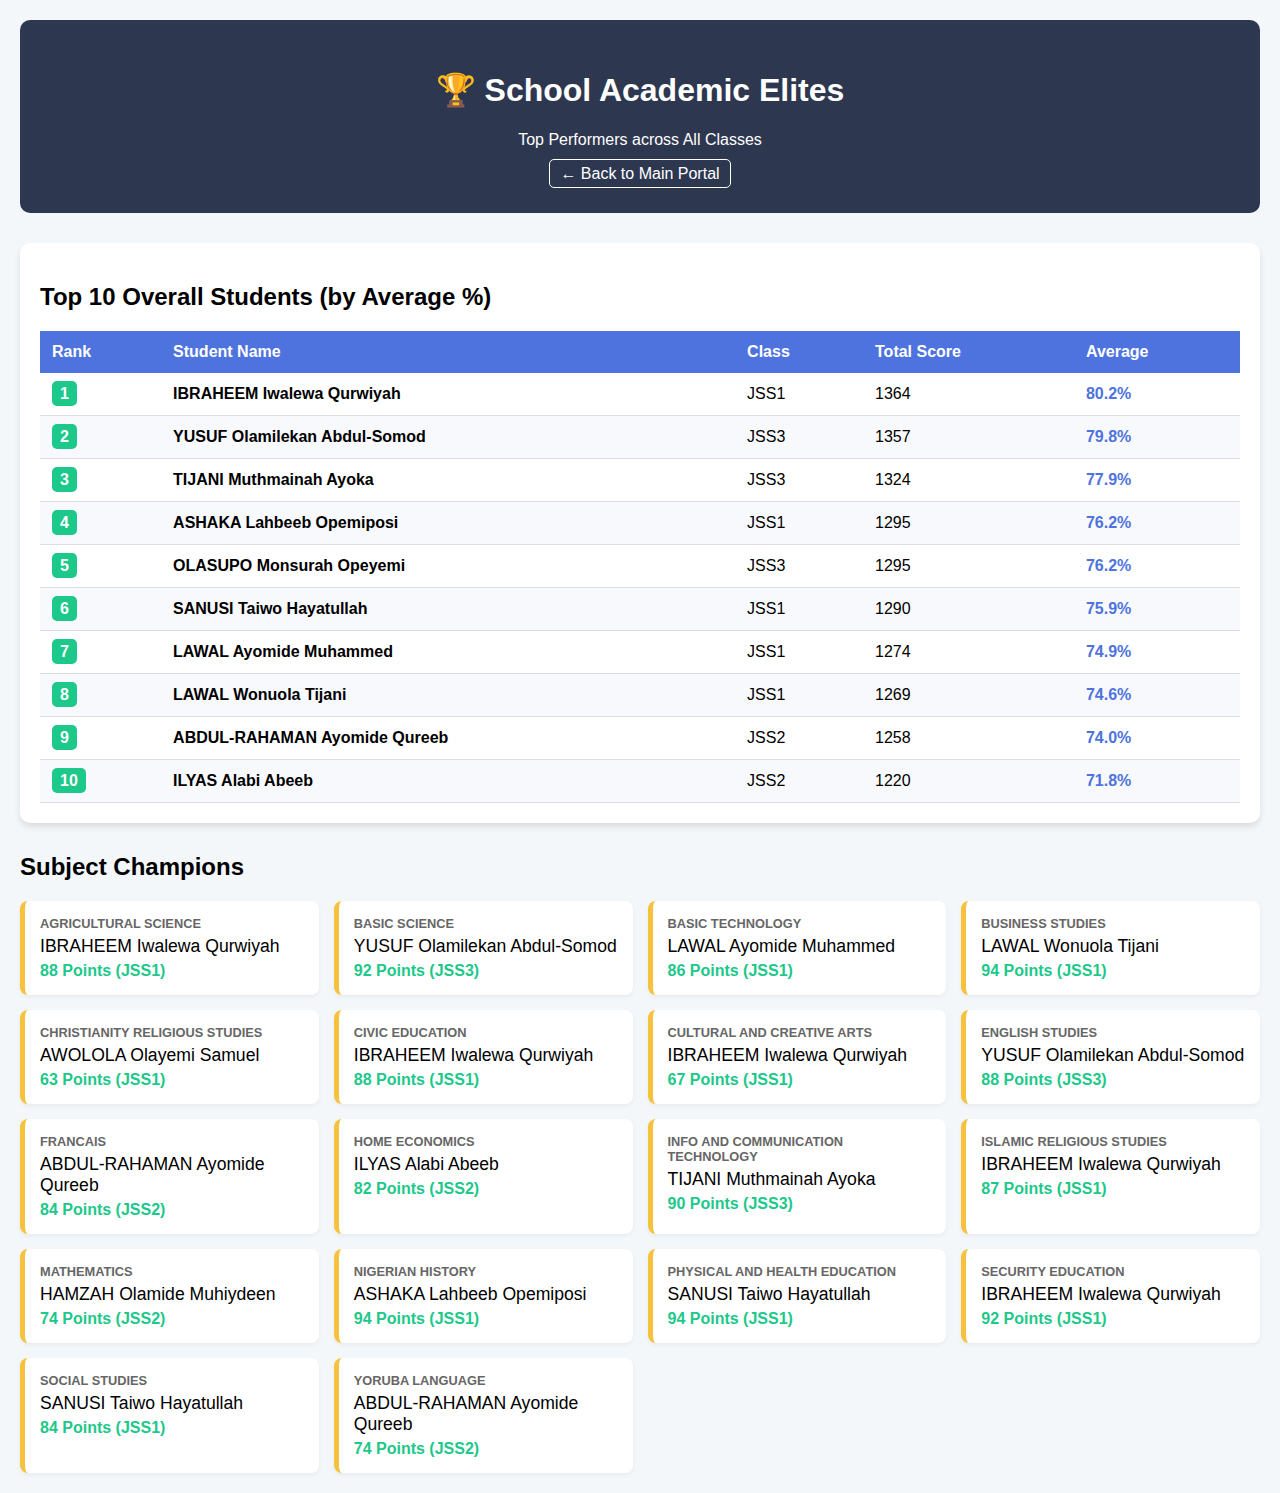
<file: admin/elite_list.html>
<!DOCTYPE html>
<html>
<head>
    <title>School Elite List</title>
    <link rel="icon" type="image/x-icon" href="img/favicon/favicon.ico">
    <link rel="apple-touch-icon" href="img/favicon/apple-touch-icon.png">
    <link rel="icon" type="image/png" sizes="32x32" href="img/favicon/favicon-32x32.png">
    <link rel="icon" type="image/png" sizes="16x16" href="img/favicon/favicon-16x16.png">
    <link rel="manifest" href="img/favicon/site.webmanifest">
    <style>
        :root { --primary: #4e73df; --dark: #2e3750; }
        body { font-family: 'Segoe UI', sans-serif; background: #f4f7f9; margin: 0; padding: 20px; }
        .header { background: var(--dark); color: white; padding: 30px; text-align: center; border-radius: 10px; margin-bottom: 30px; }
        .elite-card { background: white; padding: 20px; border-radius: 10px; box-shadow: 0 4px 6px rgba(0,0,0,0.1); margin-bottom: 30px; }
        table { width: 100%; border-collapse: collapse; background: white; }
        th { background: var(--primary); color: white; padding: 12px; text-align: left; }
        td { padding: 12px; border-bottom: 1px solid #ddd; }
        tr:nth-child(even) { background: #f8f9fc; }
        .badge { background: #1cc88a; color: white; padding: 4px 8px; border-radius: 5px; font-weight: bold; }
        .grid-champs { display: grid; grid-template-columns: repeat(auto-fill, minmax(250px, 1fr)); gap: 15px; }
        .champ-box { background: white; padding: 15px; border-radius: 8px; border-left: 5px solid #f6c23e; box-shadow: 0 2px 4px rgba(0,0,0,0.05); }
    </style>
</head>
<body onload="loadAllData()">

    <div class="header">
        <h1>🏆 School Academic Elites</h1>
        <p>Top Performers across All Classes</p>
        <a href="admin.html" style="color: white; text-decoration: none; border: 1px solid white; padding: 5px 10px; border-radius: 5px;">← Back to Main Portal</a>
    </div>

    <div id="mainContent">
        <div class="elite-card">
            <h2>Top 10 Overall Students (by Average %)</h2>
            <div id="overallTop">Loading leaderboard...</div>
        </div>

        <h2>Subject Champions</h2>
        <div id="subjectChampions" class="grid-champs"></div>
    </div>

    <script>
        async function loadAllData() {
            const files = ['jss1.json', 'jss2.json', 'jss3.json'];
            let allStudents = [];
            const subjectMap = {}; // To track best in each subject

            for (let f of files) {
                try {
                    const res = await fetch(f);
                    if (!res.ok) continue;
                    const data = await res.json();
                    
                    // Filter and Process
                    data.filter(s => !s.Name.toUpperCase().includes("TEST")).forEach(student => {
                        let total = 0;
                        let count = 0;

                        Object.keys(student).forEach(key => {
                            if (key.includes('(CA 40)')) {
                                const subName = key.split('(')[0].trim();
                                const ca = student[key] || 0;
                                const exam = student[`${subName} (Exam 60)`] || 0;
                                const subTotal = ca + exam;

                                total += subTotal;
                                count++;

                                // Track Subject Champions
                                if (!subjectMap[subName] || subTotal > subjectMap[subName].score) {
                                    subjectMap[subName] = { name: student.Name, score: subTotal, class: student.Class };
                                }
                            }
                        });

                        student.calculatedAvg = count > 0 ? (total / count) : 0;
                        student.calculatedTotal = total;
                        allStudents.push(student);
                    });
                } catch(e) { console.error("Error loading " + f, e); }
            }

            // 1. Sort for Overall Leaderboard
            allStudents.sort((a, b) => b.calculatedAvg - a.calculatedAvg);

            // 2. Render Overall Table
            document.getElementById('overallTop').innerHTML = `
                <table>
                    <thead>
                        <tr>
                            <th>Rank</th>
                            <th>Student Name</th>
                            <th>Class</th>
                            <th>Total Score</th>
                            <th>Average</th>
                        </tr>
                    </thead>
                    <tbody>
                        ${allStudents.slice(0, 10).map((s, i) => `
                            <tr>
                                <td><span class="badge">${i+1}</span></td>
                                <td><strong>${s.Name}</strong></td>
                                <td>${s.Class}</td>
                                <td>${s.calculatedTotal}</td>
                                <td style="color:var(--primary); font-weight:bold;">${s.calculatedAvg.toFixed(1)}%</td>
                            </tr>
                        `).join('')}
                    </tbody>
                </table>
            `;

            // 3. Render Subject Champions
            const champHtml = Object.keys(subjectMap).sort().map(sub => `
                <div class="champ-box">
                    <div style="font-size: 0.8em; color: #666; font-weight: bold; text-transform: uppercase;">${sub}</div>
                    <div style="font-size: 1.1em; margin: 5px 0;">${subjectMap[sub].name}</div>
                    <div style="color: #1cc88a; font-weight: bold;">${subjectMap[sub].score} Points (${subjectMap[sub].class})</div>
                </div>
            `).join('');
            
            document.getElementById('subjectChampions').innerHTML = champHtml;
        }
    </script>
</body>
</html>
</file>
<file: about.css>
/* ================================================= */
/*             CSS VARIABLES & GLOBALS              */
/* ================================================= */

:root {
    /* Primary (Deep Purple) and Secondary (Lilac/Lavender) */
    --primary-color: #6a0dad; 
    --secondary-color: #b399d4;
    --accent-color: #8a2be2; /* Blue-Violet, for pop */
    --text-dark: #2c3e50; 
    --text-light: #ecf0f1;
    --background-gradient: linear-gradient(135deg, var(--primary-color) 0%, #4c118b 100%);
    --card-bg: rgba(255, 255, 255, 0.1); /* Light glass effect */
    --border-radius: 20px;
    --transition: all 0.3s ease-in-out;
}

* {
    margin: 0;
    padding: 0;
    box-sizing: border-box;
}

body {
    font-family: 'Segoe UI', Tahoma, Geneva, Verdana, sans-serif;
    background: var(--background-gradient);
    color: var(--text-light);
    line-height: 1.6;
    min-height: 100vh;
}

section {
    max-width: 1100px;
    margin: 60px auto;
    padding: 40px 20px;
    text-align: center;
}

h1, h2, h3 {
    color: var(--text-light);
    font-weight: 800;
    margin-bottom: 20px;
    text-shadow: 2px 2px 5px rgba(0, 0, 0, 0.2);
}

h2 {
    font-size: 40px;
    border-bottom: 3px solid var(--secondary-color);
    display: inline-block;
    padding-bottom: 10px;
}

/* ================================================= */
/*                HEADER & NAV BAR                  */
/* ================================================= */

.main-header {
    background: rgba(0, 0, 0, 0.3);
    backdrop-filter: blur(15px);
    position: sticky;
    top: 0;
    z-index: 1000;
    box-shadow: 0 4px 15px rgba(0, 0, 0, 0.3);
}

.nav-container {
    max-width: 1200px;
    margin: 0 auto;
    padding: 10px 20px;
    display: flex;
    justify-content: space-between;
    align-items: center;
}

.logo-box {
    display: flex;
    align-items: center;
    text-decoration: none;
    color: var(--text-light);
}

.logo-box img {
    width: 40px;
    height: 40px;
    margin-right: 10px;
}

.logo-text {
    font-size: 24px;
    font-weight: 900;
}

.nav-links {
    list-style: none;
    display: flex;
    gap: 25px;
}

.nav-links a {
    text-decoration: none;
    color: var(--text-light);
    font-weight: 600;
    padding: 5px 0;
    transition: var(--transition);
    position: relative;
}

.nav-links a:hover,
.nav-links a.active {
    color: var(--secondary-color);
}

.nav-links a::after {
    content: '';
    position: absolute;
    bottom: -3px;
    left: 0;
    width: 0;
    height: 2px;
    background: var(--secondary-color);
    transition: width 0.3s ease;
}

.nav-links a:hover::after,
.nav-links a.active::after {
    width: 100%;
}

.hamburger {
    display: none;
    font-size: 30px;
    cursor: pointer;
    color: var(--text-light);
}

.mobile-menu-header {
    display: none;
}

/* Second Header - Above the intro section */
.header {
    text-align: center;
    padding: 80px 20px 20px;
    background: var(--primary-color); /* To extend the purple feel */
}

.school-logo {
    width: 100px;
    height: 100px;
    border-radius: 50%;
    margin-bottom: 15px;
    border: 5px solid var(--secondary-color);
    animation: pulse 2s infinite;
}

.school-name {
    font-size: 32px;
    letter-spacing: 2px;
}

@keyframes pulse {
    0% { transform: scale(1); box-shadow: 0 0 0 0 rgba(255, 255, 255, 0.4); }
    70% { transform: scale(1.05); box-shadow: 0 0 0 10px rgba(255, 255, 255, 0); }
    100% { transform: scale(1); box-shadow: 0 0 0 0 rgba(255, 255, 255, 0); }
}

/* ================================================= */
/*             INTRO & MISSION/VISION               */
/* ================================================= */

.intro {
    background: var(--card-bg);
    backdrop-filter: blur(10px);
    border-radius: var(--border-radius);
    padding: 60px 40px;
    box-shadow: 0 8px 32px rgba(0, 0, 0, 0.1);
    border: 1px solid rgba(255, 255, 255, 0.3);
    margin-top: -40px; /* Pull it up into the header area */
}

.headline {
    font-size: 48px;
    color: var(--secondary-color);
    margin-bottom: 25px;
    text-shadow: 1px 1px 10px rgba(138, 43, 226, 0.5);
}

.intro-text {
    font-size: 18px;
    color: rgba(255, 255, 255, 0.9);
    max-width: 800px;
    margin: 0 auto;
}

.mission-vision {
    display: flex;
    justify-content: space-around;
    gap: 30px;
    margin-top: 60px;
}

.mission-vision .card {
    flex: 1;
    background: var(--card-bg);
    backdrop-filter: blur(15px);
    border-radius: var(--border-radius);
    padding: 30px;
    text-align: left;
    box-shadow: 0 10px 20px rgba(0, 0, 0, 0.15);
    border: 1px solid rgba(255, 255, 255, 0.2);
    transition: var(--transition);
}

.mission-vision .card:hover {
    transform: translateY(-10px);
    box-shadow: 0 15px 30px rgba(0, 0, 0, 0.3);
}

.mission-vision .card h3 {
    color: var(--accent-color);
    font-size: 28px;
    margin-bottom: 15px;
    border-left: 4px solid var(--secondary-color);
    padding-left: 15px;
}

.mission-vision .card p {
    color: rgba(255, 255, 255, 0.8);
}

/* ================================================= */
/*               STORY, ANTHEM, PLEDGE              */
/* ================================================= */

.story p {
    font-size: 17px;
    color: rgba(255, 255, 255, 0.9);
    max-width: 800px;
    margin: 20px auto;
}

.story strong {
    color: var(--secondary-color);
    font-weight: 700;
}

.anthem, .pledge {
    margin: 80px auto;
    padding: 40px;
    background: rgba(0, 0, 0, 0.15); /* Slightly darker background for focus */
    border-radius: var(--border-radius);
    border: 1px solid var(--secondary-color);
}

.anthem-box, .pledge-box {
    margin-top: 30px;
    background: #ffffff;
    padding: 40px;
    border-radius: 15px;
    box-shadow: 0 5px 15px rgba(0, 0, 0, 0.4);
    text-align: center;
    overflow-x: auto;
}

.anthem-box p, .pledge-box p {
    font-family: "Times New Roman", Times, serif;
    font-style: normal;
    font-size: 18px;
    line-height: 2;
    color: #000000;
    white-space: nowrap;
}

/* ================================================= */
/*                   FOOTER                        */
/* ================================================= */

.main-footer {
    background: rgba(0, 0, 0, 0.5);
    color: rgba(255, 255, 255, 0.7);
    text-align: center;
    padding: 20px 0;
    font-size: 14px;
}

/* ================================================= */
/*                 MEDIA QUERIES                    */
/* ================================================= */

/* Tablet and Mobile adjustments */
@media (max-width: 768px) {
    h2 {
        font-size: 32px;
    }
    
    .headline {
        font-size: 36px;
    }

    .mission-vision {
        flex-direction: column;
        gap: 20px;
    }

    .intro {
        padding: 40px 20px;
    }
    
    .school-name {
        font-size: 24px;
    }

    /* Mobile Nav */
    .nav-links {
        display: none;
        flex-direction: column;
        width: 100%;
        height: 100vh;
        background: #0f0a1a;
        position: fixed;
        top: 0;
        left: 0;
        padding: 0;
        text-align: left;
        z-index: 2000;
        overflow-y: auto;
    }

    .nav-links.show {
        display: flex;
    }

    .nav-links li {
        width: 100%;
        padding: 0;
        border-bottom: 1px solid rgba(255,255,255,0.05);
    }
    
    .nav-links li.mobile-menu-header {
        border-bottom: 1px solid rgba(255,255,255,0.1);
        padding: 20px 25px;
        display: flex;
        justify-content: space-between;
        align-items: center;
    }

    .mobile-logo-text {
        font-size: 1.8rem;
        font-weight: 900;
        color: #c4d70b;
        letter-spacing: 1px;
    }

    .close-menu {
        font-size: 40px;
        color: #fff;
        cursor: pointer;
        line-height: 1;
    }

    .nav-links li a {
        display: block;
        padding: 15px 25px;
        font-size: 1.1rem;
    }
    
    .nav-links li a.login-btn {
        margin: 15px 25px;
        text-align: center;
    }

    .nav-links a::after {
        display: none;
    }

    .hamburger {
        display: block;
        padding: 5px;
    }
}
</file>
<file: style.css>
/* ================================================= */
/*                 CSS VARIABLES                   */
/* ================================================= */

:root {
    --primary-purple: #6a0dad;      /* Deep Purple */
    --secondary-lilac: #b399d4;     /* Lilac/Lavender */
    --accent-green: #c4d70b;        /* Lemon Green (Pop color) */
    --background-dark: #3a0857;     /* Dark Purple Background Base */
    --section-dark: #440b68;        /* Slightly lighter purple for contrast */
    --text-light: #ffff;
    --text-dark: #2c3e50;
    --glass-bg: rgba(255, 255, 255, 0.1);
    --border-radius: 12px;
    --transition: all 0.4s cubic-bezier(0.25, 0.46, 0.45, 0.94);
}


/* ================================================= */
/*                   GLOBAL STYLES                   */
/* ================================================= */

* {
    margin: 0;
    padding: 0;
    box-sizing: border-box;
}

html {
    scroll-behavior: smooth;
}

body {
    font-family: 'Segoe UI', Tahoma, Geneva, Verdana, sans-serif;
    background-color: var(--background-dark);
    color: var(--text-light);
    line-height: 1.6;
    overflow-x: hidden;
}

a {
    text-decoration: none;
    color: inherit;
}

ul {
    list-style: none;
}


/* ================================================= */
/*                   HEADER & NAV                   */
/* ================================================= */

.main-header {
    position: fixed;
    top: 0;
    left: 0;
    width: 100%;
    z-index: 1000;
    background: rgba(58, 8, 87, 0.95); /* Semi-transparent Deep Purple */
    box-shadow: 0 2px 10px rgba(0, 0, 0, 0.5);
    transition: background 0.3s ease;
}

.header-nav {
    max-width: 1400px;
    margin: 0 auto;
    display: flex;
    justify-content: space-between;
    align-items: center;
    padding: 15px 30px;
}

.logo {
    display: flex; /* Allows the image and text to sit side-by-side */
    align-items: center;
    font-size: 1.8rem;
    font-weight: 900;
    color: var(--accent-green);
    letter-spacing: 1px;
}

.logo img {
    height: 40px; /* Set the size of your logo image */
    margin-right: 10px;
}

.logo span {
    /* Ensures the text part keeps its defined color */
    color: var(--accent-green); 
}

.nav-links {
    display: flex;
    align-items: center;
    gap: 25px;
}

.nav-links li a {
    color: var(--text-light);
    font-weight: 500;
    padding: 5px 0;
    transition: var(--transition);
    position: relative;
}

.nav-links li a:hover,
.nav-links li a.active {
    color: var(--secondary-lilac);
}

.nav-links li a.active::after {
    content: '';
    display: block;
    width: 100%;
    height: 2px;
    background: var(--secondary-lilac);
    position: absolute;
    bottom: -5px;
    left: 0;
}

.cta-button {
    background: var(--accent-green);
    color: var(--text-dark) !important;
    padding: 8px 18px;
    border-radius: 50px;
    font-weight: 700 !important;
    transition: var(--transition);
}

.cta-button:hover {
    background: var(--secondary-lilac);
    color: var(--text-light) !important;
    transform: translateY(-2px);
    box-shadow: 0 5px 10px rgba(0, 0, 0, 0.3);
}

.login-btn {
    color: var(--secondary-lilac) !important;
    border: 2px solid var(--secondary-lilac);
    padding: 8px 18px;
    border-radius: 50px;
    transition: var(--transition);
}

.login-btn:hover {
    background: var(--secondary-lilac);
    color: var(--primary-purple) !important;
}

.hamburger {
    display: none;
    font-size: 28px;
    cursor: pointer;
    color: var(--secondary-lilac);
}

.mobile-menu-header {
    display: none;
}


/* ================================================= */
/*                 HERO SECTION                    */
/* ================================================= */

.hero-section {
    position: relative;
    height: 100vh;
    display: flex;
    align-items: center;
    justify-content: center;
    overflow: hidden;
}

/* Dynamic Slider Classes */
#dynamic-slider {
    position: absolute;
    inset: 0;
    z-index: 0;
}

.hero-bg-slide {
    position: absolute;
    inset: 0;
    background-size: cover;
    background-position: center;
    opacity: 0;
    transition: opacity 2s ease-in-out;
}

.hero-bg-slide.active {
    opacity: 1;
}

/* Dark overlay - Deep Purple Tint */
.hero-overlay {
    position: absolute;
    inset: 0;
    background: rgba(58, 8, 87, 0.75); 
    backdrop-filter: blur(2px);
    z-index: 1;
}

/* Main hero content */
.hero-content {
    position: relative;
    z-index: 2;
    text-align: center;
    color: var(--text-light);
    width: 90%;
    max-width: 900px;
}

/* Title */
.hero-title {
    font-size: 4.5rem;
    font-weight: 900;
    line-height: 1.1;
    margin-bottom: 20px;
    text-shadow: 0 4px 10px rgba(0, 0, 0, 0.6);
}

/* Rotating Text (Color set to Lemon Green for contrast) */
.rotator-container {
    height: 1.2em;
    overflow: hidden;
    display: inline-block;
    vertical-align: top; 
}

.rotator {
    list-style: none;
    padding: 0;
    margin: 0;
    animation: rotateWords 16s infinite; 
    font-weight: 900;
    color: var(--accent-green); 
}

.rotator li {
    height: 1.2em;
    line-height: 1.2em;
}

/* Subtitle */
.hero-subtitle {
    font-size: 1.5rem; 
    margin-top: 15px;
    color: var(--secondary-lilac); 
}

/* Button */
.hero-button {
    display: inline-block;
    margin-top: 30px;
    background: var(--accent-green); 
    padding: 16px 40px;
    border-radius: 50px;
    font-weight: 700;
    color: var(--text-dark); 
    font-size: 20px;
    border: 3px solid var(--accent-green);
    transition: var(--transition);
    box-shadow: 0 0 15px var(--accent-green);
}

.hero-button:hover {
    background: var(--secondary-lilac);
    color: var(--primary-purple);
    transform: scale(1.08);
    box-shadow: 0 0 20px var(--secondary-lilac);
}


/* ================================================= */
/*               SHARED CONTENT STYLES              */
/* ================================================= */

.content-section {
    padding: 80px 20px;
    position: relative;
    z-index: 1; /* Ensures sections are visible below the fixed header */
}

.section-container {
    max-width: 1200px;
    margin: 0 auto;
}

.section-header {
    text-align: center;
    margin-bottom: 50px;
}

.section-title {
    font-size: clamp(28px, 8vw, 38px);
    color: var(--accent-green);
    margin-bottom: 10px;
    font-weight: 800;
}

.section-title i {
    margin-right: 10px;
    color: var(--secondary-lilac);
}

.snippet-text {
    font-size: 18px;
    max-width: 800px;
    margin: 0 auto 30px;
    color: rgba(255, 255, 255, 0.9);
}

.glass-effect {
    background: var(--glass-bg);
    backdrop-filter: blur(10px);
    border: 1px solid rgba(255, 255, 255, 0.2);
    border-radius: var(--border-radius);
    box-shadow: 0 4px 10px rgba(0, 0, 0, 0.2);
    transition: var(--transition);
}

.read-more-btn {
    display: inline-block;
    padding: 10px 20px;
    margin-top: 10px;
    background: var(--secondary-lilac);
    color: var(--primary-purple);
    border-radius: 50px;
    font-weight: 700;
    border: 2px solid var(--secondary-lilac);
    transition: var(--transition);
}

.read-more-btn:hover {
    background: var(--primary-purple);
    color: var(--secondary-lilac);
    border-color: var(--secondary-lilac);
    transform: translateY(-2px);
    box-shadow: 0 5px 15px rgba(0, 0, 0, 0.3);
}

.light-bg-btn {
    background: var(--text-light);
    color: var(--primary-purple);
}

.light-bg-btn:hover {
    background: var(--secondary-lilac);
    color: var(--text-light);
    border-color: var(--text-light);
}


/* ---------------- ABOUT SECTION ------------------- */

.about-section {
    background-color: var(--section-dark); 
}

.about-grid {
    display: grid;
    grid-template-columns: 1fr 1fr;
    gap: 50px;
    align-items: center;
}

.about-text {
    text-align: left;
}

.stats-container {
    display: flex;
    justify-content: space-around;
    gap: 20px;
}

.stat-card {
    flex: 1;
    padding: 30px 10px;
    text-align: center;
    border-radius: var(--border-radius);
    min-width: 120px;
}

.stat-card:hover {
    background: rgba(255, 255, 255, 0.2);
    transform: translateY(-5px);
}

.stat-icon {
    font-size: 36px;
    color: var(--accent-green);
    margin-bottom: 15px;
}

.stat-card h4 {
    font-size: 36px;
    font-weight: 800;
    color: var(--secondary-lilac);
    margin-bottom: 5px;
}
.stat-card p {
    font-size: 14px;
}


/* ---------------- ADMISSION SECTION ------------------- */

.admission-section {
    background-color: var(--background-dark);
}

.steps-grid {
    display: flex;
    justify-content: space-between;
    gap: 30px;
    margin-bottom: 40px;
}

.step-card {
    flex: 1;
    text-align: center;
    padding: 40px 20px;
    border-radius: var(--border-radius);
    border: 2px solid var(--primary-purple);
}

.step-card:hover {
    transform: scale(1.05);
    border-color: var(--secondary-lilac);
}

.step-icon {
    font-size: 48px;
    color: var(--secondary-lilac);
    margin-bottom: 15px;
}

.step-title {
    font-size: 24px;
    color: var(--accent-green);
    margin-bottom: 10px;
    font-weight: 700;
}


/* ---------------- RESULTS SECTION ------------------- */

.results-section {
    background-color: var(--section-dark); 
}

.results-summary {
    max-width: 850px;
    margin: 0 auto;
    padding: 40px;
    border-radius: var(--border-radius);
    text-align: center;
}

.results-links {
    display: flex;
    justify-content: center;
    gap: 20px;
    margin-top: 30px;
}

.results-links.stacked-vertical {
    flex-direction: column;
    align-items: center;
    gap: 15px;
}

.stacked-vertical .btn-wide {
    display: flex;
    align-items: center;
    justify-content: center;
    width: 90%;
    max-width: 350px;
    padding: 15px 20px;
    font-size: 1.15rem;
    white-space: nowrap;
}

.results-check-btn {
    display: inline-block;
    padding: 10px 20px;
    background: var(--primary-purple);
    color: var(--text-light);
    border-radius: 50px;
    font-weight: 600;
    border: 2px solid var(--accent-green);
    transition: var(--transition);
}

.results-check-btn:hover {
    background: var(--accent-green);
    color: var(--primary-purple);
    transform: translateY(-2px);
    box-shadow: 0 5px 15px rgba(0, 0, 0, 0.3);
}


/* ---------------- CONTACTS SECTION ------------------- */

.contacts-section {
    background-color: var(--background-dark);
    background-image: linear-gradient(rgba(58, 8, 87, 0.75), rgba(58, 8, 87, 0.75)), url('img/contact_bg.jpg'); 
    background-size: cover;
    background-position: center;
    background-attachment: fixed;
}

.contact-grid {
    display: grid;
    grid-template-columns: repeat(3, 1fr);
    gap: 30px;
    margin-bottom: 50px;
}

.contact-info-card {
    padding: 30px;
    border-radius: var(--border-radius);
    text-align: center;
    border: 1px solid var(--secondary-lilac);
}

.contact-icon {
    font-size: 32px;
    color: var(--accent-green);
    margin-bottom: 15px;
}

.contact-title {
    color: var(--secondary-lilac);
    margin-bottom: 10px;
    font-size: 20px;
    font-weight: 600;
}

.contact-form-container {
    max-width: 600px;
    margin: 0 auto;
    padding: 40px;
    border-radius: var(--border-radius);
}

.contact-form input,
.contact-form textarea {
    width: 100%;
    padding: 12px;
    margin-bottom: 15px;
    border: none;
    border-radius: 8px;
    background: rgba(255, 255, 255, 0.9);
    color: var(--text-dark);
    font-size: 16px;
}

.submit-button {
    width: 100%;
    padding: 15px;
    background: var(--accent-green);
    color: var(--text-dark);
    border: none;
    border-radius: 50px;
    font-size: 18px;
    font-weight: 700;
    cursor: pointer;
    transition: var(--transition);
}

.submit-button:hover {
    background: var(--secondary-lilac);
    color: var(--text-light);
}


/* ---------------- FOOTER ------------------- */

.footer {
    background: #2c0640; 
    padding: 30px 20px;
    text-align: center;
    color: rgba(255, 255, 255, 0.7);
    font-size: 14px;
}

.social-links {
    margin-top: 15px;
}

.social-icon {
    font-size: 24px;
    margin: 0 10px;
    color: var(--secondary-lilac);
    transition: var(--transition);
}

.social-icon:hover {
    color: var(--accent-green);
    transform: scale(1.1);
}


/* ================================================= */
/*                 ANIMATIONS & UTILS                */
/* ================================================= */

/* Hero Section Keyframes */
@keyframes fadeSlide {
    0%, 20% { opacity: 1; }
    30%, 100% { opacity: 0; }
}

@keyframes subtleZoom {
    0% { transform: scale(1); }
    33% { transform: scale(1.05); }
    66% { transform: scale(1.02); }
    100% { transform: scale(1); }
}

@keyframes rotateWords {
    0%, 23% { transform: translateY(0); }
    25%, 48% { transform: translateY(-1.2em); }
    50%, 73% { transform: translateY(-2.4em); }
    75%, 98% { transform: translateY(-3.6em); }
    100% { transform: translateY(0); }
}

/* Scroll Animation */
.scroll-animate {
    opacity: 0;
    transform: translateY(30px);
    transition: opacity 0.6s ease-out, transform 0.6s ease-out;
}

.scroll-animate.animated {
    opacity: 1;
    transform: translateY(0);
}


/* ================================================= */
/*                 MEDIA QUERIES (RESPONSIVENESS)                */
/* ================================================= */

/* Tablet & Mobile */
@media (max-width: 1024px) {
    .nav-links {
        display: none;
        flex-direction: column;
        position: fixed;
        top: 0;
        left: 0;
        width: 100%;
        height: 100vh;
        background: #0f0a1a;
        padding: 0;
        box-shadow: none;
        z-index: 2000;
        overflow-y: auto;
    }
    
    .nav-links.show {
        display: flex;
    }
    
    .nav-links li {
        width: 100%;
        text-align: left;
        padding: 0;
        border-bottom: 1px solid rgba(255,255,255,0.05);
    }

    .nav-links li.mobile-menu-header {
        border-bottom: 1px solid rgba(255,255,255,0.1);
        padding: 20px 25px;
        display: flex;
        justify-content: space-between;
        align-items: center;
        margin-bottom: 10px;
    }

    .mobile-logo-text {
        font-size: 1.8rem;
        font-weight: 900;
        color: var(--accent-green);
        letter-spacing: 1px;
    }

    .close-menu {
        font-size: 40px;
        color: #fff;
        cursor: pointer;
        line-height: 1;
    }

    .nav-links li a {
        display: block;
        padding: 15px 25px;
        font-size: 1.1rem;
        color: #fff;
    }

    .nav-links li a.cta-button, .nav-links li a.login-btn {
        display: block;
        text-align: center;
        margin: 15px 25px;
        padding: 12px 20px;
        width: auto;
    }

    .hamburger {
        display: block;
        padding: 5px;
    }
    
    .hero-title {
        font-size: 3.5rem;
    }

    .about-grid,
    .contact-grid {
        grid-template-columns: 1fr;
        gap: 40px;
    }
    
    .about-text {
        text-align: center;
    }

    .stats-container {
        flex-wrap: wrap;
    }
}

/* Small Mobile */
@media (max-width: 600px) {
    .header-nav {
        padding: 10px 20px;
    }

    .hero-title {
        font-size: 2.5rem;
    }

    .hero-subtitle {
        font-size: 1.1rem;
    }
    
    .steps-grid {
        flex-direction: column;
    }

    .contact-info-card {
        padding: 20px;
    }
}
</file>
<file: login.css>
body {
  font-family: "Poppins", sans-serif;
  background: #f0f4f8;
  display: flex;
  align-items: center;
  justify-content: center;
  height: 100vh;
}

.login-container {
  width: 350px;
  background: white;
  padding: 2rem;
  border-radius: 10px;
  box-shadow: 0 0 10px rgba(0,0,0,0.2);
  text-align: center;
}

.logo {
  width: 100px;
  margin-bottom: 10px;
}

h2 {
  color: #003366;
  margin-bottom: 20px;
}

label {
  display: block;
  text-align: left;
  margin-top: 15px;
  font-weight: 500;
}

input {
  width: 100%;
  padding: 10px;
  margin-top: 5px;
  border: 1px solid #ccc;
  border-radius: 6px;
}

button {
  margin-top: 20px;
  width: 100%;
  padding: 10px;
  background: #003366;
  color: white;
  border: none;
  border-radius: 6px;
  cursor: pointer;
}

button:hover {
  background: #00509e;
}

.error {
  color: red;
  margin-top: 10px;
  font-size: 0.9rem;
}
</file>
<file: admin/admin.css>
:root {
    --primary: #4e73df;
    --secondary: #1cc88a;
    --dark: #2e3750;
    --light: #f8f9fc;
}
body { font-family: 'Inter', sans-serif; background: var(--light); margin: 0; display: flex; flex-direction: column; align-items: center; }
.header { background: var(--dark); color: white; width: 100%; padding: 20px; text-align: center; margin-bottom: 30px; box-shadow: 0 4px 10px rgba(0,0,0,0.2); }
.controls { display: flex; gap: 10px; justify-content: center; margin-bottom: 20px; }
select, input { padding: 10px; border-radius: 5px; border: 1px solid #ccc; outline: none; }

.grid { display: grid; grid-template-columns: repeat(auto-fill, minmax(350px, 1fr)); gap: 25px; width: 90%; max-width: 1200px; padding-bottom: 50px; }
.student-card { background: white; border-radius: 12px; overflow: hidden; box-shadow: 0 10px 15px -3px rgba(0,0,0,0.1); transition: transform 0.2s; border-top: 6px solid var(--primary); }
.student-card:hover { transform: translateY(-5px); }
.card-body { padding: 20px; }
.student-name { font-size: 1.2em; font-weight: bold; color: var(--dark); margin: 0; text-transform: uppercase; }
.rank-box { background: var(--primary); color: white; padding: 5px 12px; border-radius: 20px; font-size: 0.8em; float: right; }

.score-row { display: flex; justify-content: space-between; padding: 8px 0; border-bottom: 1px solid #edf2f7; font-size: 0.9em; }
.score-row:last-child { border: none; }
.subject-name { color: #4a5568; font-weight: 500; }
.subject-pos { color: var(--secondary); font-weight: bold; }

.summary { display: grid; grid-template-columns: 1fr 1fr; gap: 10px; margin: 15px 0; background: #f1f5f9; padding: 10px; border-radius: 8px; text-align: center; }
.summary span { display: block; font-size: 0.8em; color: #64748b; }
.summary strong { font-size: 1.1em; color: var(--dark); }
</file>
